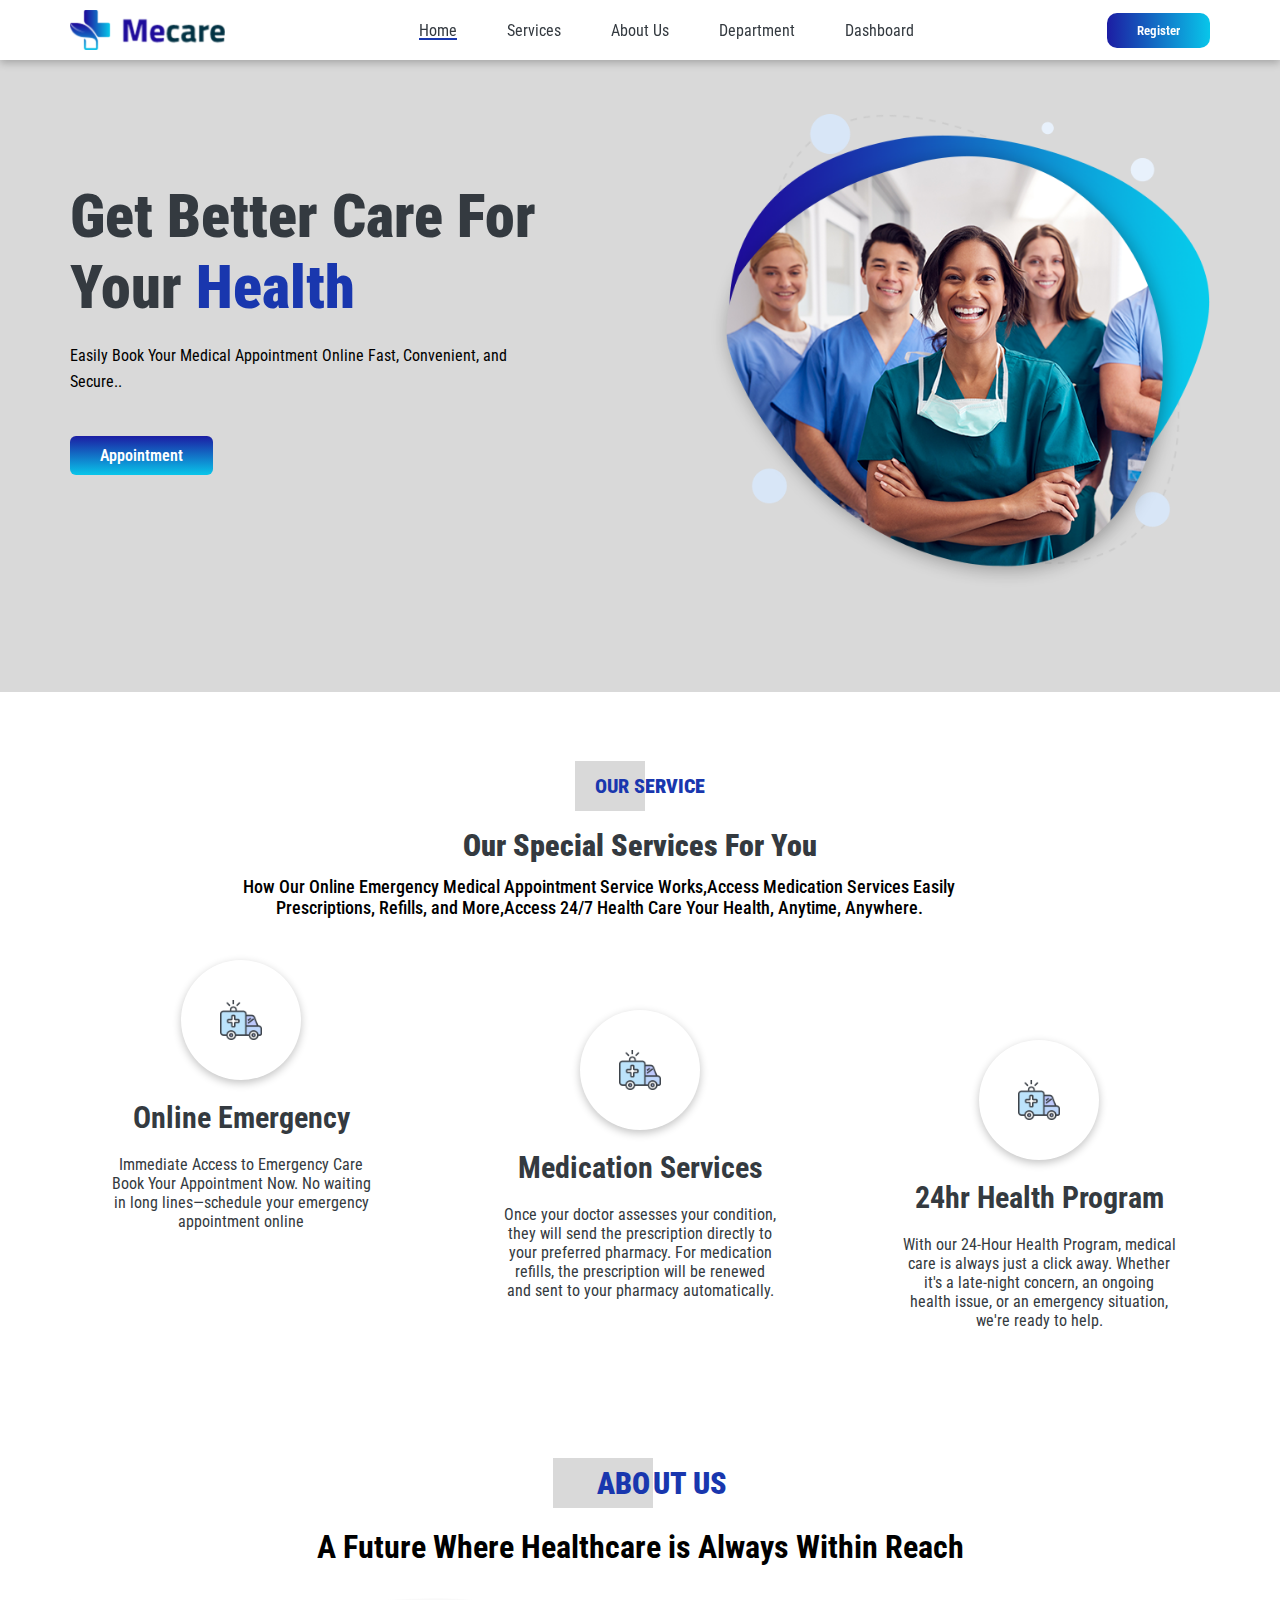
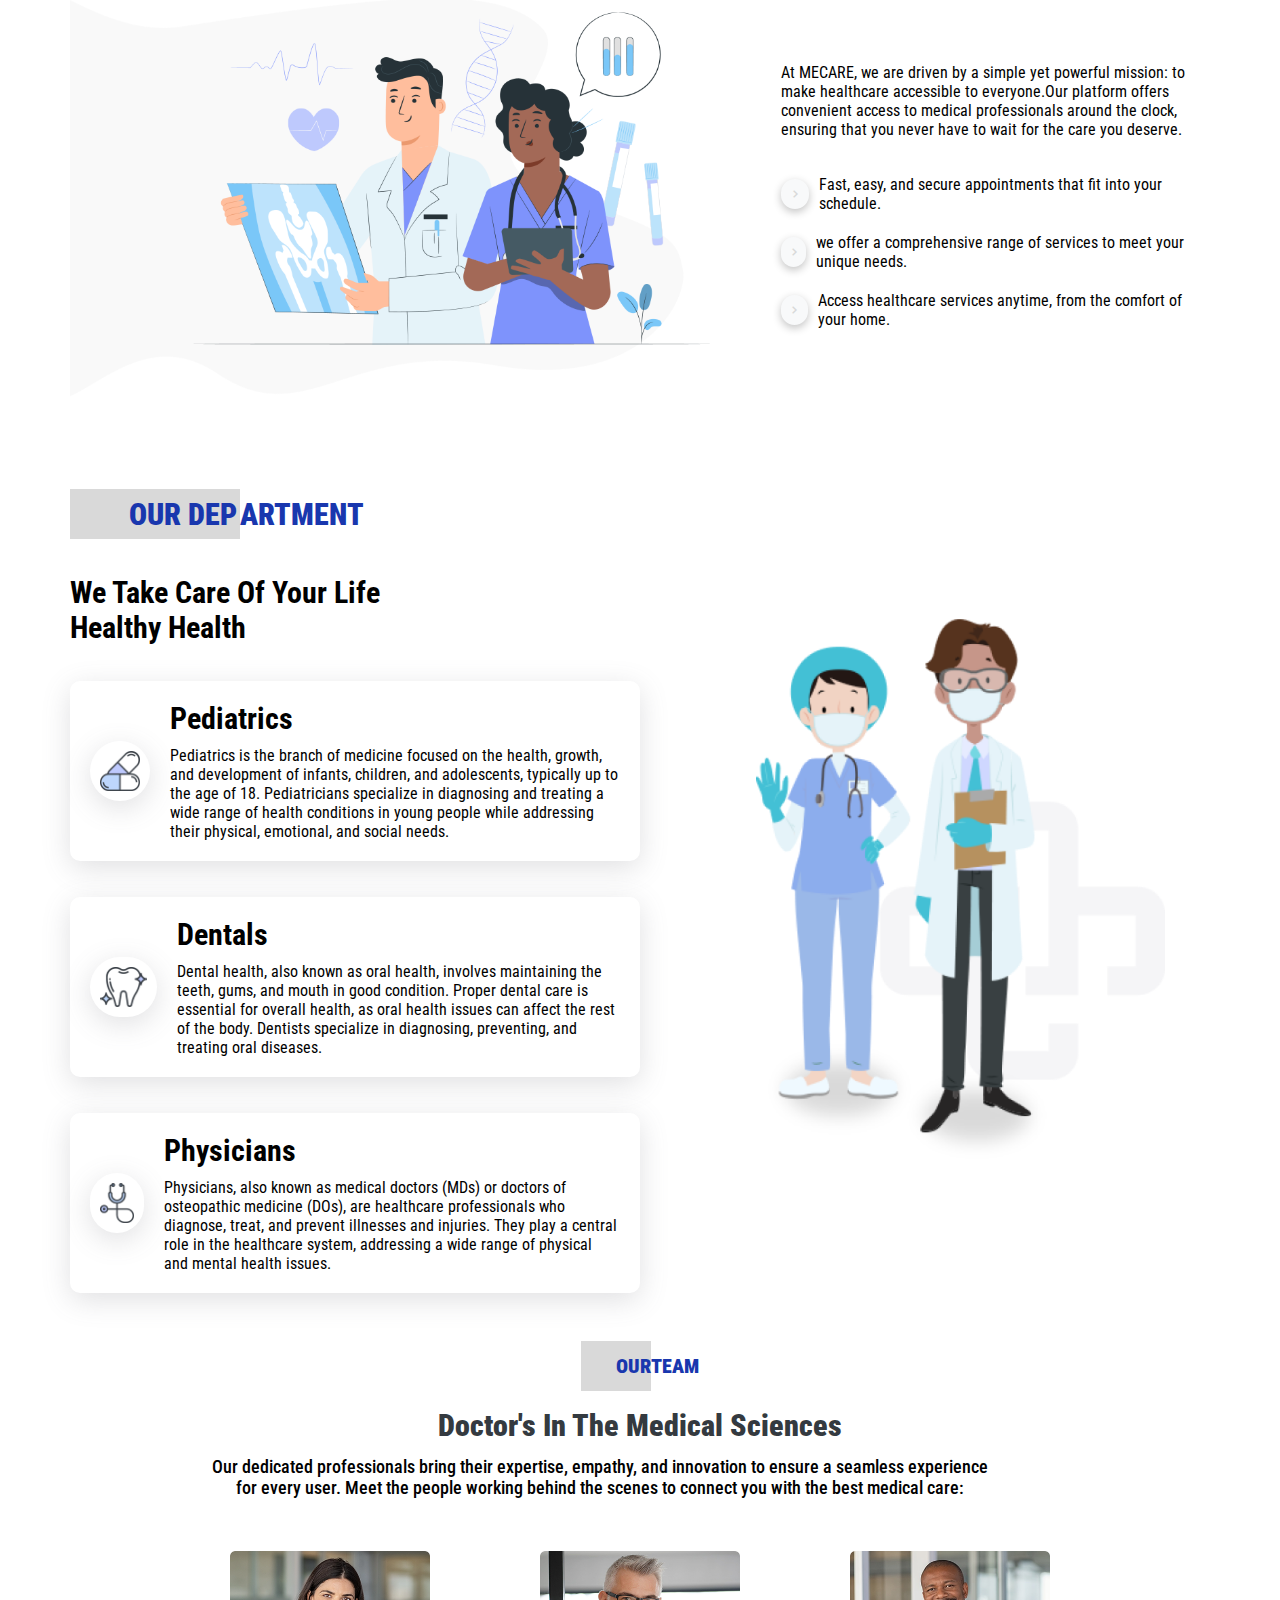
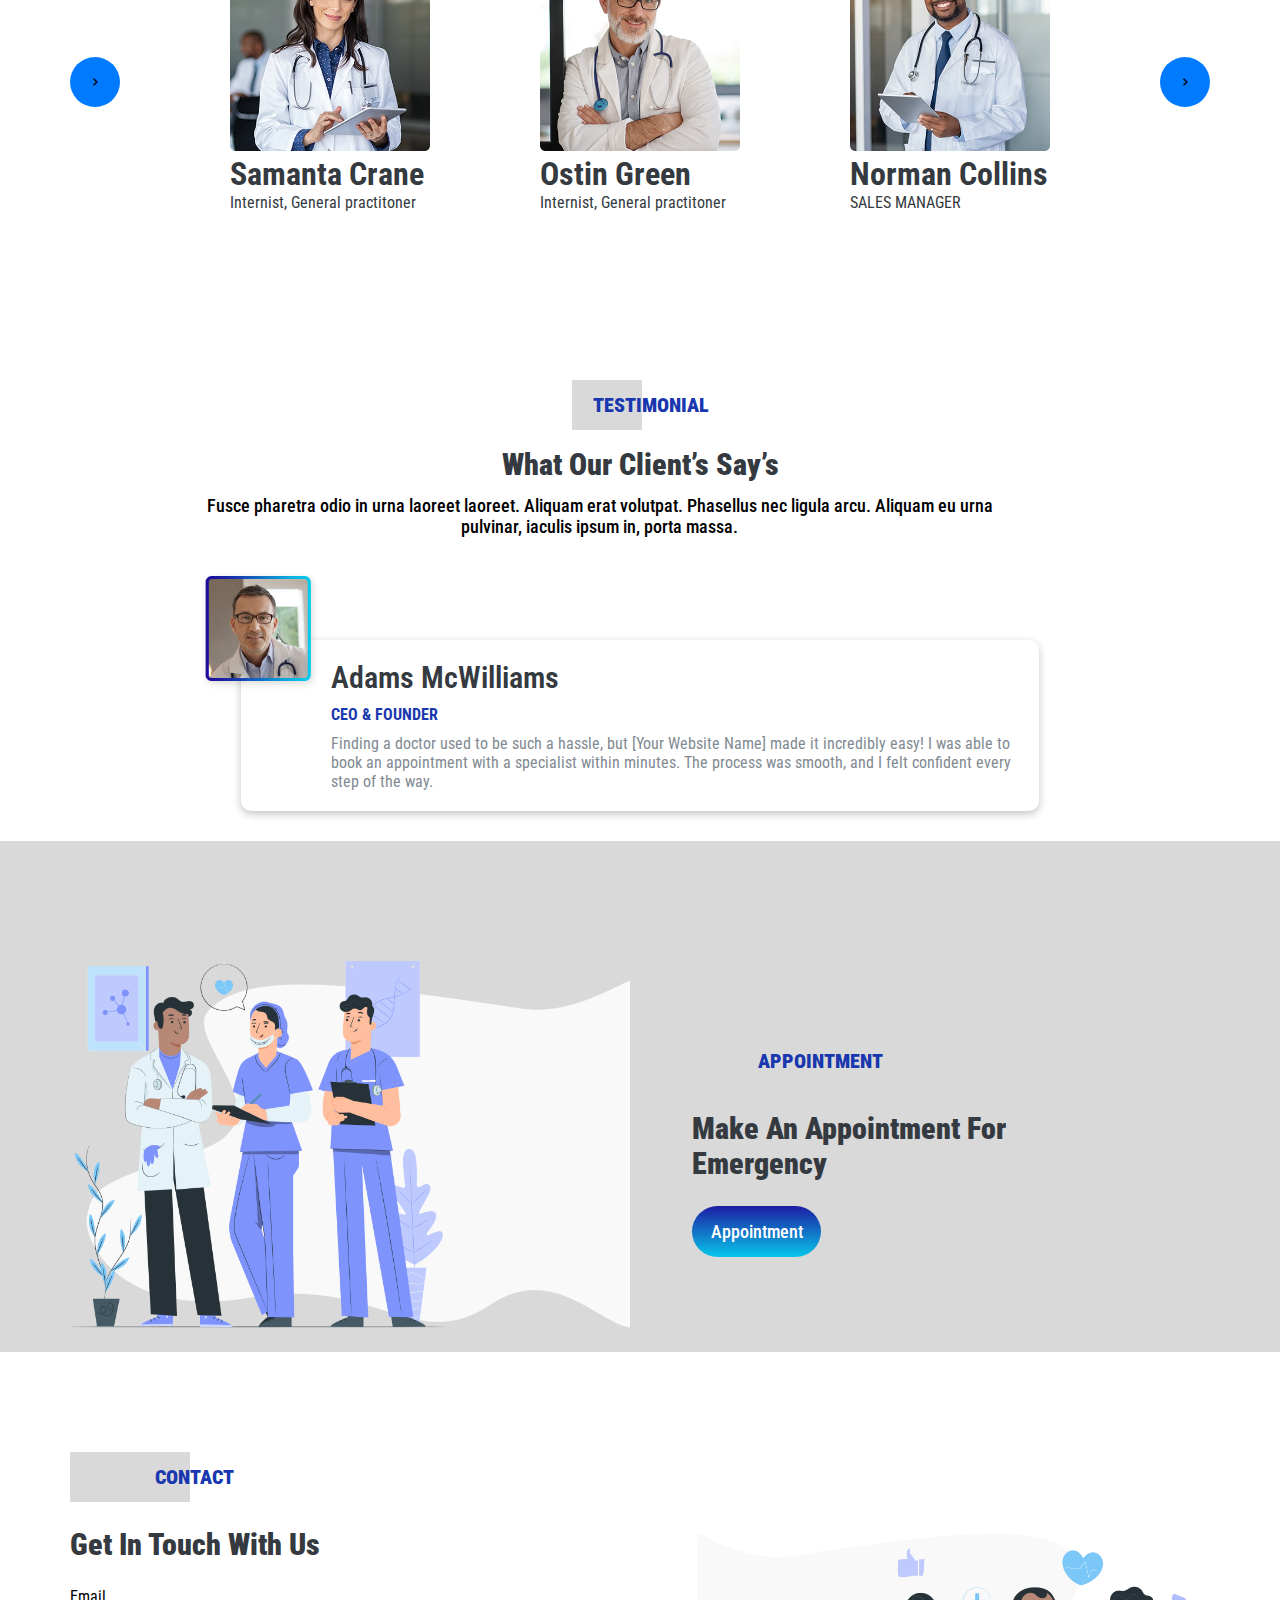
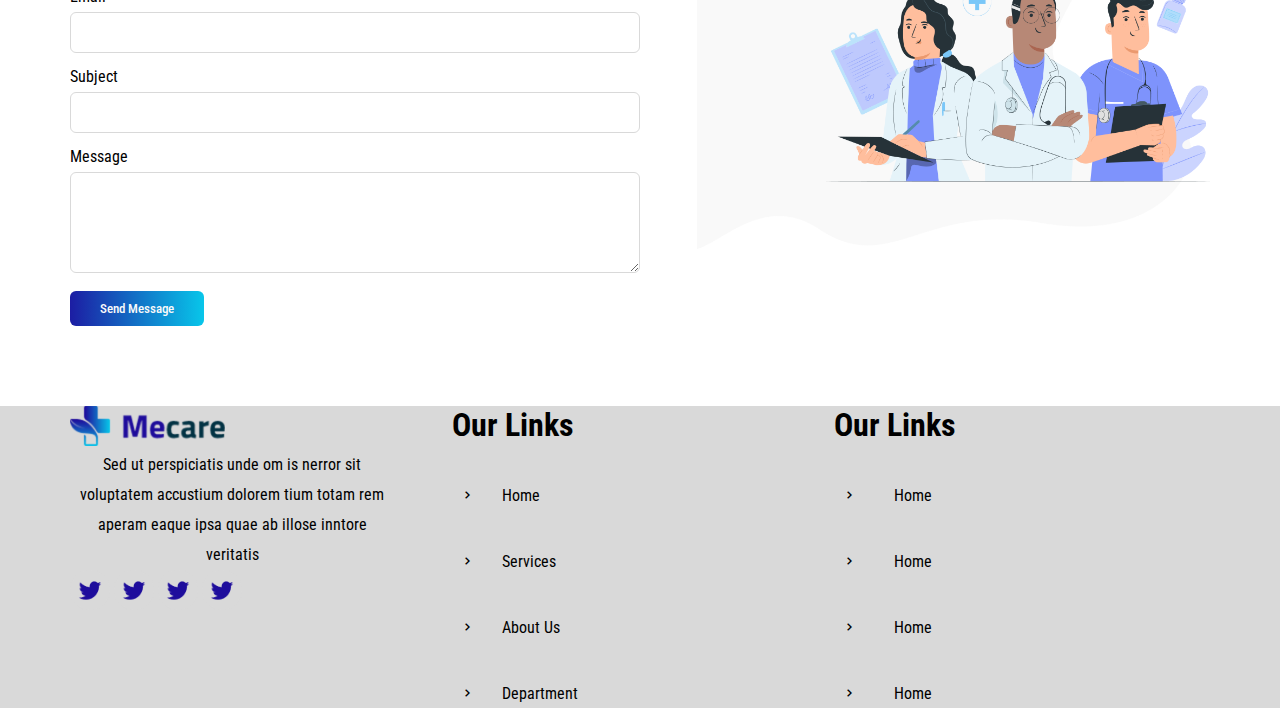
<file: index.html>
<!DOCTYPE html>
<html lang="en">
  <head>
    <meta charset="UTF-8" />
    <meta name="viewport" content="width=device-width, initial-scale=1.0" />
    <title>MECARE</title>
    <link rel="stylesheet" href="myProject.css" />
    <link rel="preconnect" href="https://fonts.googleapis.com" />
    <link rel="preconnect" href="https://fonts.gstatic.com" crossorigin />
    <link
      href="https://fonts.googleapis.com/css2?family=Roboto+Condensed:ital,wght@0,100..900;1,100..900&display=swap"
      rel="stylesheet"
    />
    <link
      href="https://unpkg.com/boxicons@2.1.4/css/boxicons.min.css"
      rel="stylesheet"
    />
  </head>

  <body>
    <header>
      <div class="headerContainer">
        <img src="./myProjectAsset/ProjectLogo.png" alt="" />
        <nav>
          <ul class="nav-menu" id="navMenu">
            <li><a href="Home" class="active">Home</a></li>
            <li><a href="#ourServices">Services</a></li>
            <li><a href="#aboutUs">About Us</a></li>
            <li><a href="#Department">Department</a></li>
            <li><a href="./Navigations/dashBoard.html">Dashboard</a></li>
          </ul>
          <a href="Navigations/login.html">
            <i class="bx bxs-user-circle"></i>
          </a>
          <i class="bx bx-menu toggle-menu" id="toggleMenu"></i>
        </nav>
        <button><a href="Navigations/login.html">Register</a></button>
      </div>
    </header>
    <main id="Home">
      <div class="headerContainer">
        <div class="forText">
          <h1>Get Better Care For Your <span>Health</span></h1>
          <p>
            Easily Book Your Medical Appointment Online Fast, Convenient, and
            Secure..
          </p>
          <a href="Navigations/appointment.html">Appointment</a>
        </div>
        <div class="img">
          <img src="./myProjectAsset/header-img (1).png" alt="" />
        </div>
      </div>
    </main>
    <!-- our services section -->
    <section id="ourServices" class="services">
      <div class="headerContainer">
        <div class="title">
          <span>
            <div class="smallBox">OUR S</div>
            <p>ERVICE</p>
          </span>
          <h3>Our Special Services For You</h3>
          <p class="smallText">
            How Our Online Emergency Medical Appointment Service Works,Access
            Medication Services Easily Prescriptions, Refills, and More,Access
            24/7 Health Care Your Health, Anytime, Anywhere.
          </p>
        </div>
        <div class="content">
          <div class="mainContainer">
            <div class="servicesIcon">
              <img src="./myProjectAsset/sr-icon01.png" alt="" />
            </div>
            <h1>Online Emergency</h1>
            <p>
              Immediate Access to Emergency Care Book Your Appointment Now. No
              waiting in long lines—schedule your emergency appointment online
            </p>
          </div>
          <div class="mainContainer">
            <div class="servicesIcon2">
              <img src="./myProjectAsset/sr-icon01.png" alt="" />
            </div>
            <h1>Medication Services</h1>
            <p>
              Once your doctor assesses your condition, they will send the
              prescription directly to your preferred pharmacy. For medication
              refills, the prescription will be renewed and sent to your
              pharmacy automatically.
            </p>
          </div>
          <div class="mainContainer">
            <div class="servicesIcon3">
              <img src="./myProjectAsset/sr-icon01.png" alt="" />
            </div>
            <h1>24hr Health Program</h1>
            <p>
              With our 24-Hour Health Program, medical care is always just a
              click away. Whether it's a late-night concern, an ongoing health
              issue, or an emergency situation, we're ready to help.
            </p>
          </div>
        </div>
      </div>
    </section>
    <section id="aboutUs" class="aboutUs">
      <div class="headerContainer">
        <div class="topText">
          <span>
            <div class="smallBox">ABO</div>
            <p>UT US</p>
          </span>
          <h1>A Future Where Healthcare is Always Within Reach</h1>
        </div>
        <div class="imgAndText">
          <div class="img">
            <img src="./myProjectAsset/illlustration1.png" alt="" />
          </div>
          <div class="forText">
            <div class="content">
              <p class="target">
                At MECARE, we are driven by a simple yet powerful mission: to
                make healthcare accessible to everyone.Our platform offers
                convenient access to medical professionals around the clock,
                ensuring that you never have to wait for the care you deserve.
              </p>
              <div class="iconText">
                <div class="holder">
                  <div class="iconContainer">
                    <i class="bx bx-chevron-right"></i>
                  </div>
                  <p>
                    Fast, easy, and secure appointments that fit into your
                    schedule.
                  </p>
                </div>
                <div class="holder">
                  <div class="iconContainer">
                    <i class="bx bx-chevron-right"></i>
                  </div>
                  <p>
                    we offer a comprehensive range of services to meet your
                    unique needs.
                  </p>
                </div>
                <div class="holder">
                  <div class="iconContainer">
                    <i class="bx bx-chevron-right"></i>
                  </div>

                  <p>
                    Access healthcare services anytime, from the comfort of your
                    home.
                  </p>
                </div>
              </div>
            </div>
          </div>
        </div>
      </div>
    </section>
    <section id="Department" class="Department">
      <div class="headerContainer">
        <div class="forText">
          <div class="content">
            <span>
              <div class="smallBox">OUR DEP</div>
              <p>ARTMENT</p>
            </span>
            <h1>We Take Care Of Your Life Healthy Health</h1>
            <div class="pedlatric">
              <div class="icons">
                <img src="./myProjectAsset/de-icon01.png" alt="" />
              </div>
              <div class="contents">
                <h1>Pediatrics</h1>
                <p>
                  Pediatrics is the branch of medicine focused on the health,
                  growth, and development of infants, children, and adolescents,
                  typically up to the age of 18. Pediatricians specialize in
                  diagnosing and treating a wide range of health conditions in
                  young people while addressing their physical, emotional, and
                  social needs.
                </p>
              </div>
            </div>
            <div class="dentals">
              <div class="icons">
                <img src="./myProjectAsset/de-icon02.png" alt="" />
              </div>
              <div class="contents">
                <h1>Dentals</h1>
                <p>
                  Dental health, also known as oral health, involves maintaining
                  the teeth, gums, and mouth in good condition. Proper dental
                  care is essential for overall health, as oral health issues
                  can affect the rest of the body. Dentists specialize in
                  diagnosing, preventing, and treating oral diseases.
                </p>
              </div>
            </div>
            <div class="physicians">
              <div class="icons">
                <img src="./myProjectAsset/de-icon03.png" alt="" />
              </div>
              <div class="contents">
                <h1>Physicians</h1>
                <p>
                  Physicians, also known as medical doctors (MDs) or doctors of
                  osteopathic medicine (DOs), are healthcare professionals who
                  diagnose, treat, and prevent illnesses and injuries. They play
                  a central role in the healthcare system, addressing a wide
                  range of physical and mental health issues.
                </p>
              </div>
            </div>
          </div>
        </div>
        <div class="img">
          <img src="./myProjectAsset/seventhProjectImage.png" alt="" />
        </div>
      </div>
    </section>

    <section id="ourTeam" class="ourTeam">
      <div class="headerContainer">
        <div class="title">
          <span>
            <div class="smallBox">OUR</div>
            <p>TEAM</p>
          </span>
          <h3>Doctor's In The Medical Sciences</h3>
          <p class="smallText">
            Our dedicated professionals bring their expertise, empathy, and
            innovation to ensure a seamless experience for every user. Meet the
            people working behind the scenes to connect you with the best
            medical care:
          </p>
        </div>
        <div class="content">
          <div class="icons">
            <i class="bx bx-chevron-right"></i>
          </div>
          <div class="img">
            <img src="./myProjectAsset/team01.png" alt="" />
            <h1>Samanta Crane</h1>
            <h>Internist, General practitoner</h>
          </div>
          <div class="img">
            <img src="./myProjectAsset/team02.png" alt="" />
            <h1>Ostin Green</h1>
            <h>Internist, General practitoner</h>
          </div>
          <div class="img">
            <img src="./myProjectAsset/team03.png" alt="" />
            <h1>Norman Collins</h1>
            <h>SALES MANAGER</h>
          </div>
          <div class="icons">
            <i class="bx bx-chevron-right"></i>
          </div>
        </div>
      </div>
    </section>

    <section id="testimonial" class="testimonial">
      <div class="headerContainer">
        <div class="title">
          <span>
            <div class="smallBox">TESTI</div>
            <p>MONIAL</p>
          </span>
          <h3>What Our Client’s Say’s</h3>
          <p class="smallText">
            Fusce pharetra odio in urna laoreet laoreet. Aliquam erat volutpat.
            Phasellus nec ligula arcu. Aliquam eu urna pulvinar, iaculis ipsum
            in, porta massa.
          </p>
        </div>
        <div class="container">
          <img src="./myProjectAsset/testimonial-img.png" alt="" />
          <div class="contents">
            <h1>Adams McWilliams</h1>
            <h3>CEO & FOUNDER</h3>
            <p>
              Finding a doctor used to be such a hassle, but [Your Website Name]
              made it incredibly easy! I was able to book an appointment with a
              specialist within minutes. The process was smooth, and I felt
              confident every step of the way.
            </p>
          </div>
        </div>
      </div>
    </section>

    <section id="appointment" class="appointment">
      <div class="headerContainer">
        <div class="img">
          <img src="./myProjectAsset/de-illustration2.png" alt="" />
        </div>
        <div class="forText">
          <span>
            <div class="smallBox">APPOI</div>
            <p>NTMENT</p>
          </span>
          <h1>Make An Appointment For Emergency</h1>
          <a href="Navigations/appointment.html">Appointment</a>
        </div>
      </div>
    </section>

    <section id="contactUs" class="contactUs">
      <div class="headerContainer">
        <div class="forText">
          <span>
            <div class="smallBox">CON</div>
            <p>TACT</p>
          </span>
          <h1>Get In Touch With Us</h1>
          <div class="content">
            <form action="#" id="contact-form">
              <div class="form-group">
                <label for="email">Email</label>
                <input type="email" required />
              </div>
              <div class="form-group">
                <label for="Subject">Subject</label>
                <input type="text" required />
              </div>
              <div class="form-group">
                <label for="message">Message</label>
                <textarea id="message" cols="30" rows="5" required></textarea>
              </div>
              <button type="submit">Send Message</button>
            </form>
          </div>
        </div>
        <div class="img">
          <img src="./myProjectAsset/touch-illustration4.png" alt="" />
        </div>
      </div>
    </section>

    <section id="footer" class="footer">
      <div class="headerContainer">
        <div class="rightContainer">
          <img src="./myProjectAsset/ProjectLogo.png" alt="" />
          <p>
            Sed ut perspiciatis unde om is nerror sit voluptatem accustium
            dolorem tium totam rem aperam eaque ipsa quae ab illose inntore
            veritatis
          </p>
          <div class="icon">
            <img src="./myProjectAsset/Group 76.png" alt="" />
            <img src="./myProjectAsset/Group 76.png" alt="" />
            <img src="./myProjectAsset/Group 76.png" alt="" />
            <img src="./myProjectAsset/Group 76.png" alt="" />
          </div>
        </div>
        <div class="middleContainer">
          <div class="content">
            <h1>Our Links</h1>
            <div class="holder">
              <div class="iconContainers">
                <i class="bx bx-chevron-right"></i>
              </div>
              <p><a href="#Home">Home</a></p>
            </div>
            <div class="holder">
              <div class="iconContainers">
                <i class="bx bx-chevron-right"></i>
              </div>
              <p><a href="#ourServices">Services</a></p>
            </div>
            <div class="holder">
              <div class="iconContainers">
                <i class="bx bx-chevron-right"></i>
              </div>
              <p><a href="#aboutUs">About Us</a></p>
            </div>
            <div class="holder">
              <div class="iconContainers">
                <i class="bx bx-chevron-right"></i>
              </div>
              <p><a href="#Department">Department</a></p>
            </div>
          </div>
        </div>
        <div class="leftContainer">
          <div class="content">
            <h1>Our Links</h1>
            <div class="holder">
              <div class="iconContainers">
                <i class="bx bx-chevron-right"></i>
              </div>
              <p><a href="#Home">Home</a></p>
            </div>
            <div class="holder">
              <div class="iconContainers">
                <i class="bx bx-chevron-right"></i>
              </div>
              <p><a href="#Home">Home</a></p>
            </div>
            <div class="holder">
              <div class="iconContainers">
                <i class="bx bx-chevron-right"></i>
              </div>
              <p><a href="#Home">Home</a></p>
            </div>
            <div class="holder">
              <div class="iconContainers">
                <i class="bx bx-chevron-right"></i>
              </div>
              <p><a href="#Home">Home</a></p>
            </div>
          </div>
        </div>
      </div>
    </section>

    <script src="myProject.js"></script>
  </body>
</html>
</file>
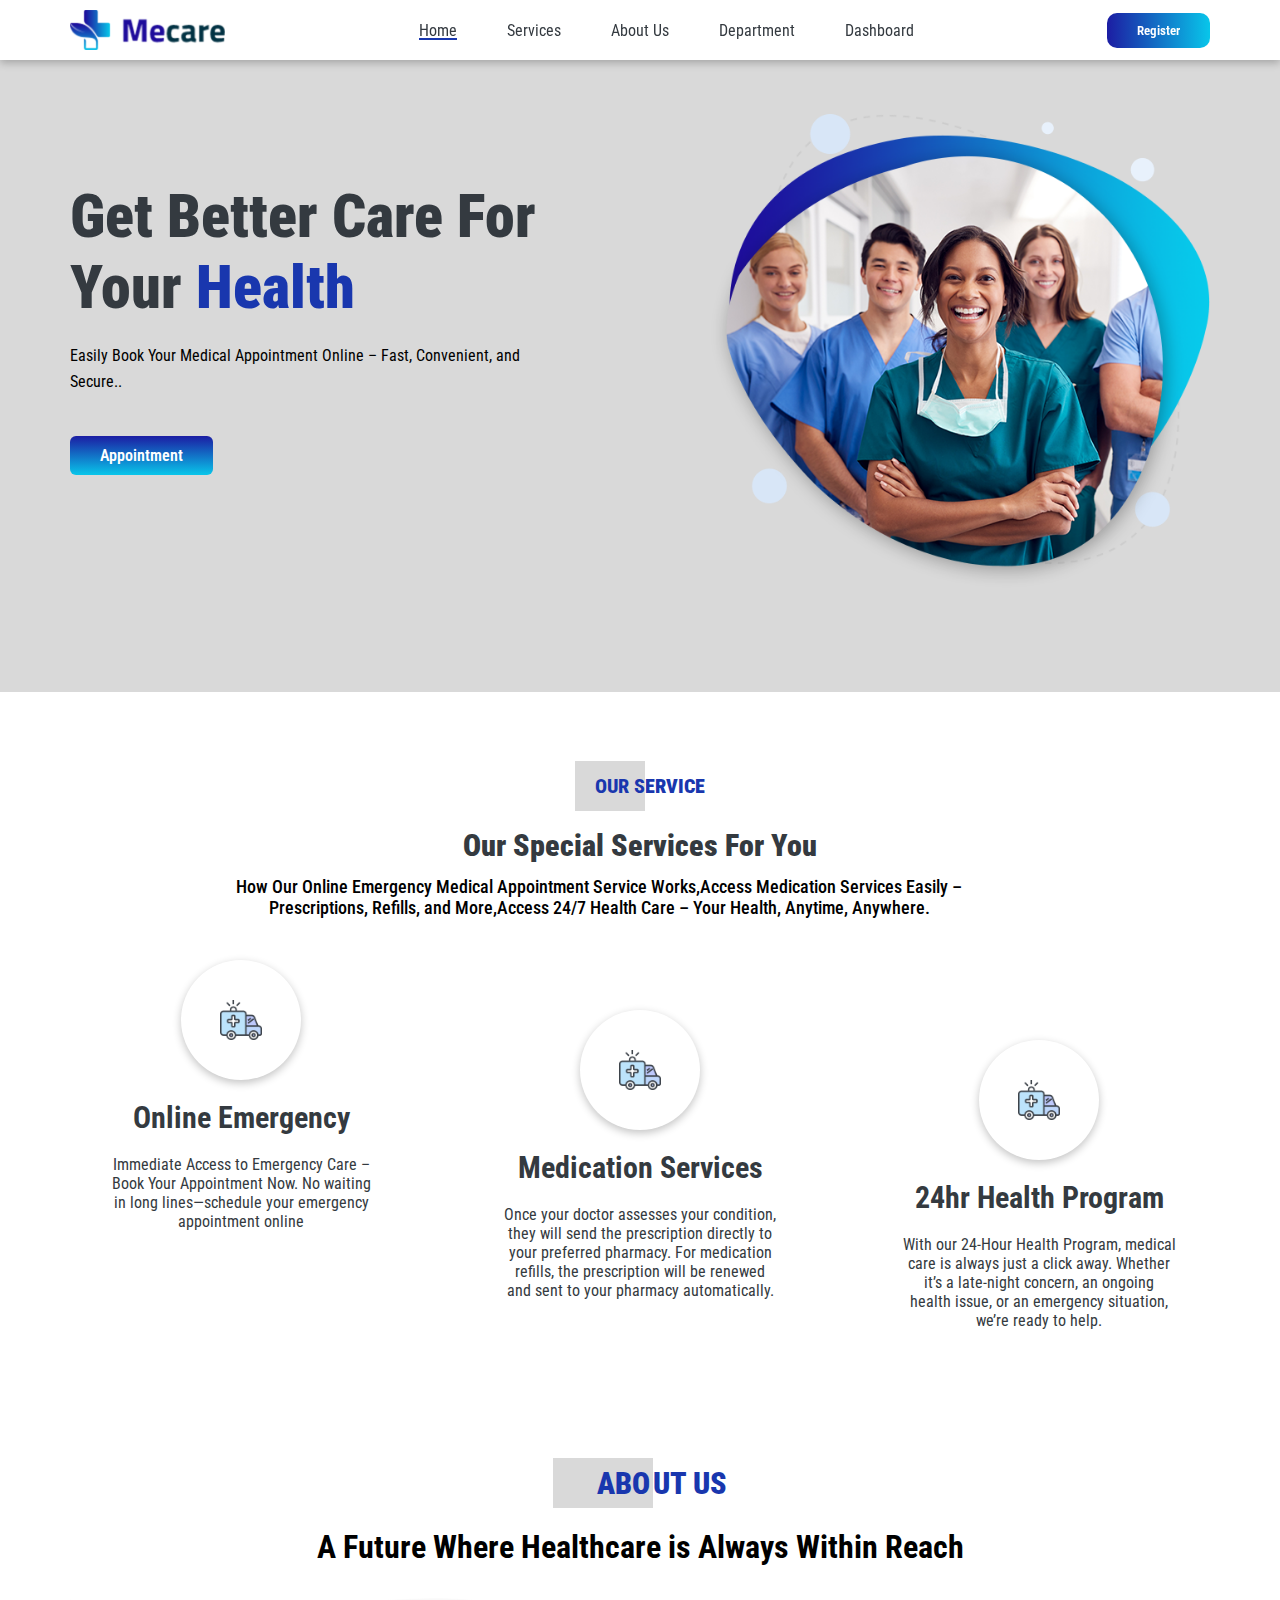
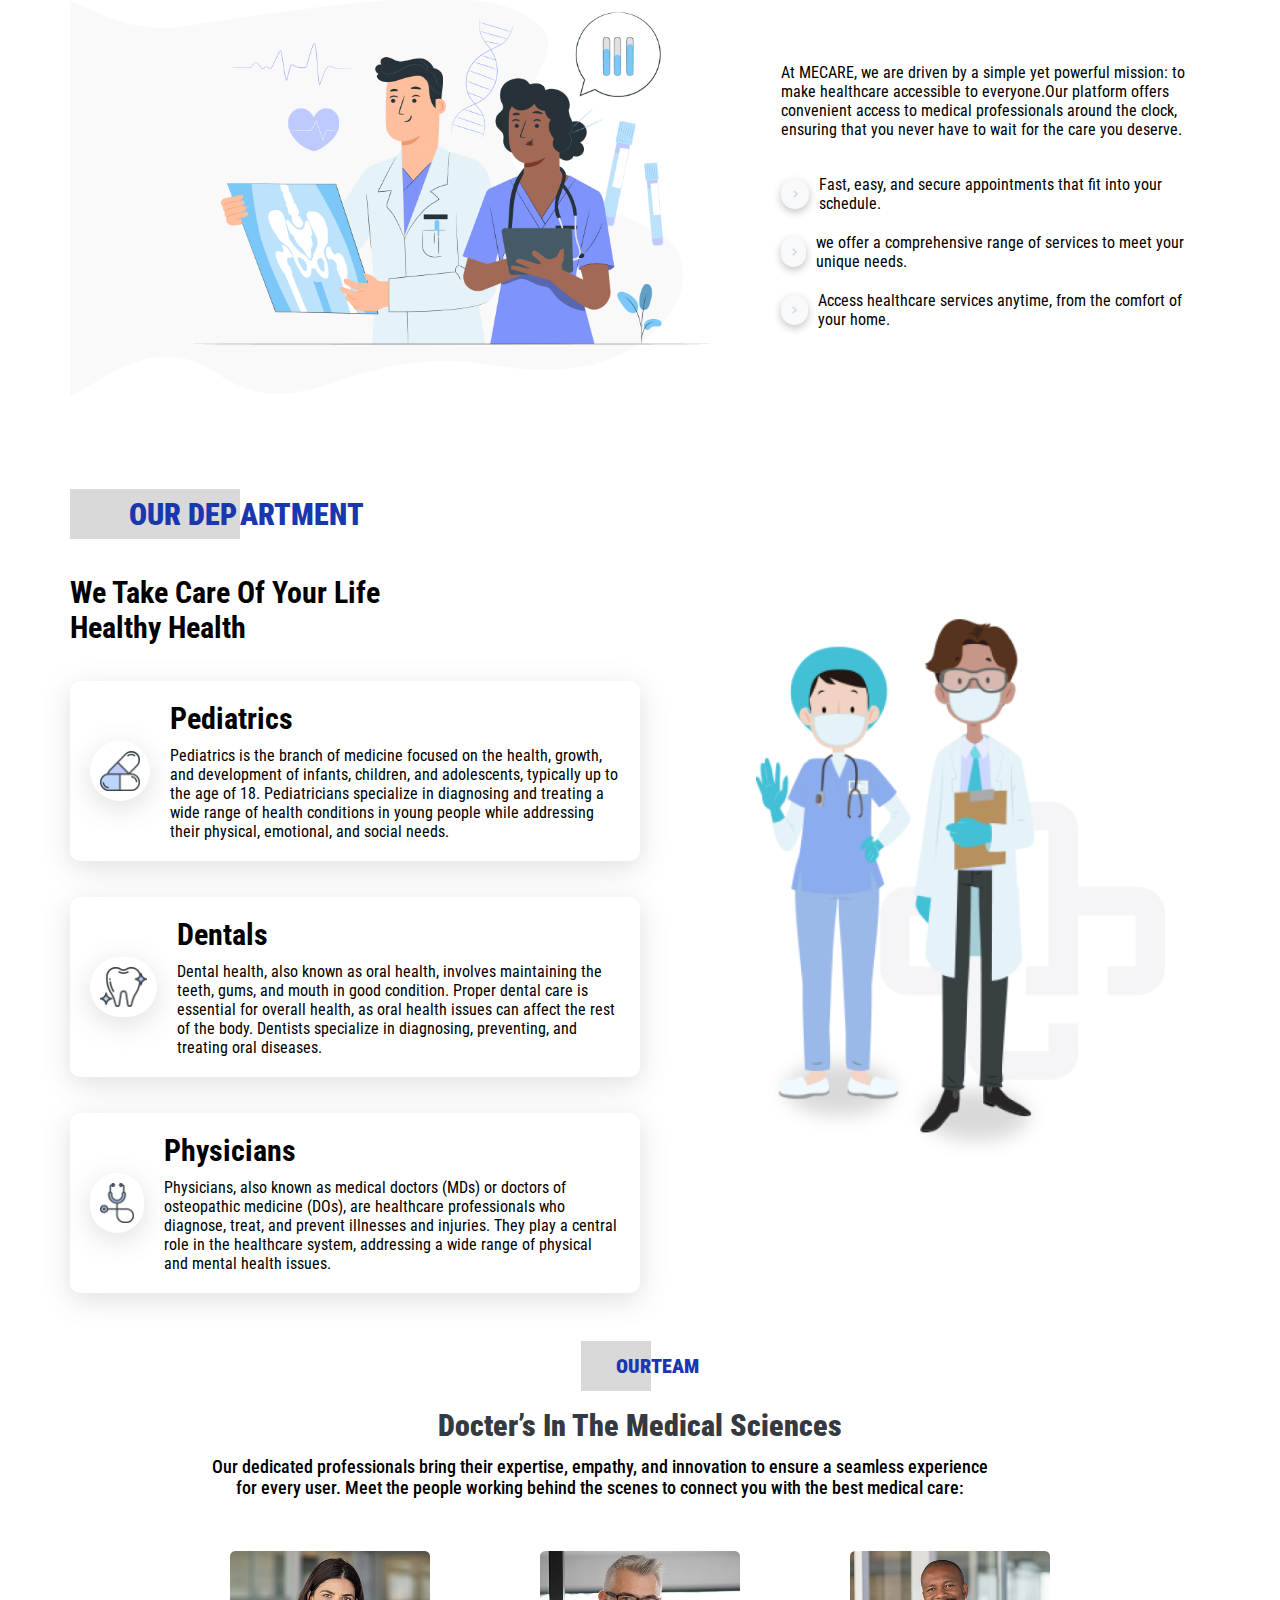
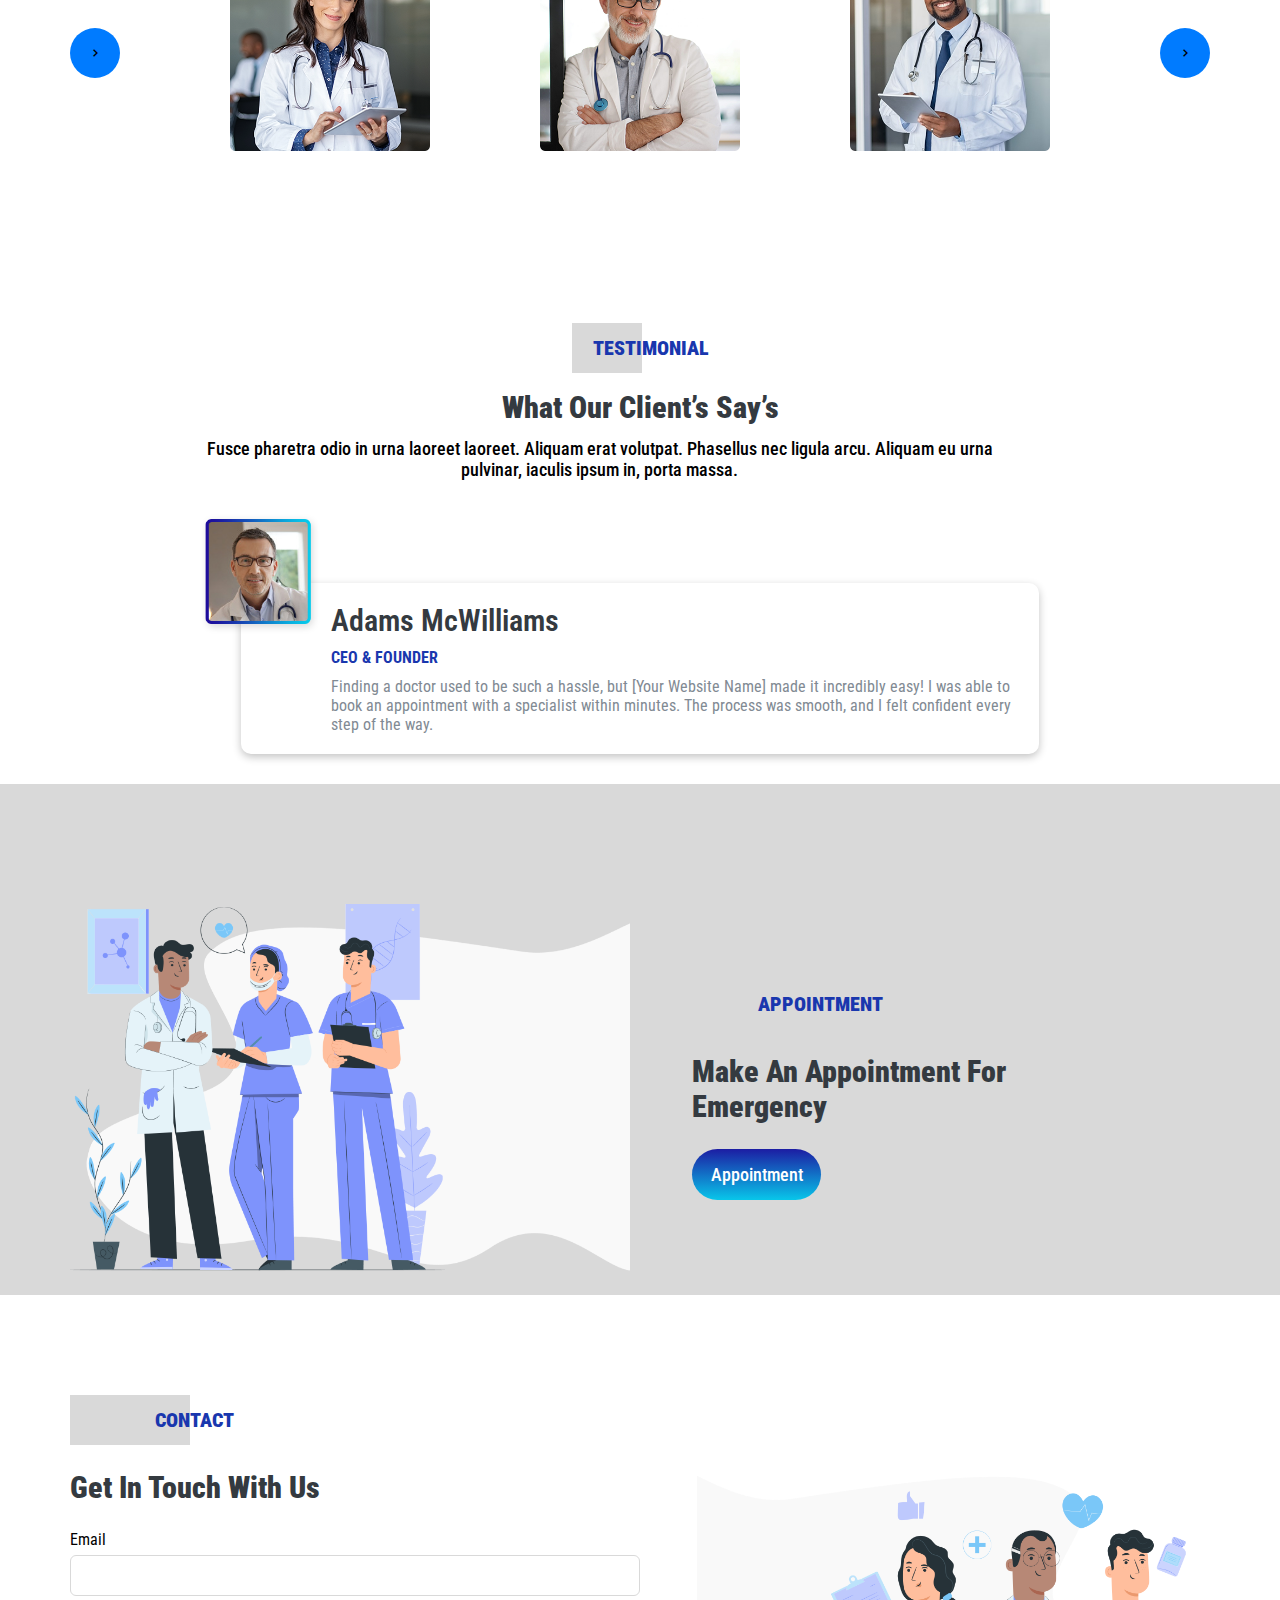
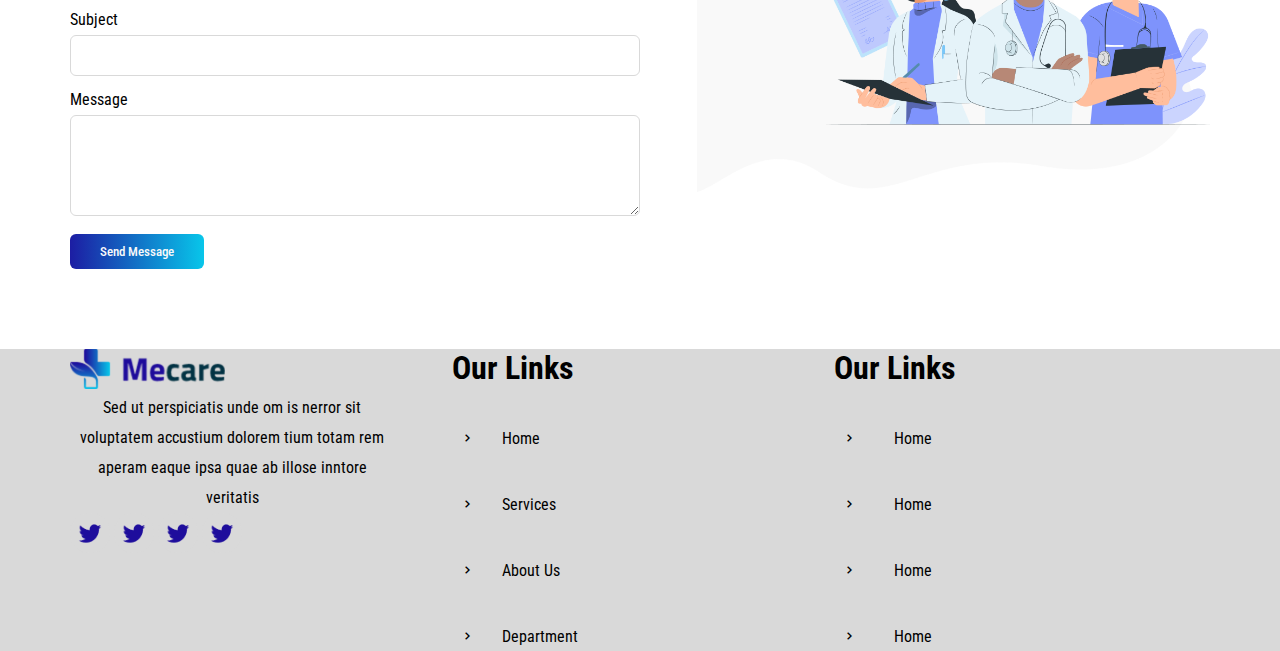
<file: myProject.html>
<!DOCTYPE html>
<html lang="en">
  <head>
    <meta charset="UTF-8" />
    <meta name="viewport" content="width=device-width, initial-scale=1.0" />
    <title>MECARE</title>
    <link rel="stylesheet" href="myProject.css" />
    <link rel="preconnect" href="https://fonts.googleapis.com" />
    <link rel="preconnect" href="https://fonts.gstatic.com" crossorigin />
    <link
      href="https://fonts.googleapis.com/css2?family=Roboto+Condensed:ital,wght@0,100..900;1,100..900&display=swap"
      rel="stylesheet"
    />
    <link
      href="https://unpkg.com/boxicons@2.1.4/css/boxicons.min.css"
      rel="stylesheet"
    />
  </head>

  <body>
    <header>
      <div class="headerContainer">
        <img src="./myProjectAsset/ProjectLogo.png" alt="" />
        <nav>
          <ul class="nav-menu" id="navMenu">
            <li><a href="Home" class="active">Home</a></li>
            <li><a href="#ourServices">Services</a></li>
            <li><a href="#aboutUs">About Us</a></li>
            <li><a href="#Department">Department</a></li>
            <li><a href="#">Dashboard</a></li>
          </ul>
          <a href="Navigations/login.html">
            <i class="bx bxs-user-circle"></i>
          </a>
          <i class="bx bx-menu toggle-menu" id="toggleMenu"></i>
        </nav>
        <button><a href="Navigations/login.html">Register</a></button>
      </div>
    </header>
    <main id="Home">
      <div class="headerContainer">
        <div class="forText">
          <h1>Get Better Care For Your <span>Health</span></h1>
          <p>
            Easily Book Your Medical Appointment Online – Fast, Convenient, and
            Secure..
          </p>
          <a href="Navigations/appointment.html">Appointment</a>
        </div>
        <div class="img">
          <img src="./myProjectAsset/header-img (1).png" alt="" />
        </div>
      </div>
    </main>
    <!-- our services section -->
    <section id="ourServices" class="services">
      <div class="headerContainer">
        <div class="title">
          <span>
            <div class="smallBox">OUR S</div>
            <p>ERVICE</p>
          </span>
          <h3>Our Special Services For You</h3>
          <p class="smallText">
            How Our Online Emergency Medical Appointment Service Works,Access
            Medication Services Easily – Prescriptions, Refills, and More,Access
            24/7 Health Care – Your Health, Anytime, Anywhere.
          </p>
        </div>
        <div class="content">
          <div class="mainContainer">
            <div class="servicesIcon">
              <img src="./myProjectAsset/sr-icon01.png" alt="" />
            </div>
            <h1>Online Emergency</h1>
            <p>
              Immediate Access to Emergency Care – Book Your Appointment Now. No
              waiting in long lines—schedule your emergency appointment online
            </p>
          </div>
          <div class="mainContainer">
            <div class="servicesIcon2">
              <img src="./myProjectAsset/sr-icon01.png" alt="" />
            </div>
            <h1>Medication Services</h1>
            <p>
              Once your doctor assesses your condition, they will send the
              prescription directly to your preferred pharmacy. For medication
              refills, the prescription will be renewed and sent to your
              pharmacy automatically.
            </p>
          </div>
          <div class="mainContainer">
            <div class="servicesIcon3">
              <img src="./myProjectAsset/sr-icon01.png" alt="" />
            </div>
            <h1>24hr Health Program</h1>
            <p>
              With our 24-Hour Health Program, medical care is always just a
              click away. Whether it’s a late-night concern, an ongoing health
              issue, or an emergency situation, we’re ready to help.
            </p>
          </div>
        </div>
      </div>
    </section>
    <section id="aboutUs" class="aboutUs">
      <div class="headerContainer">
        <div class="topText">
          <span>
            <div class="smallBox">ABO</div>
            <p>UT US</p>
          </span>
          <h1>A Future Where Healthcare is Always Within Reach</h1>
        </div>
      <div class="imgAndText">
        <div class="img">
          <img src="./myProjectAsset/illlustration1.png" alt="" />
        </div>
        <div class="forText">
          <div class="content">
            <p class="target">
              At MECARE, we are driven by a simple yet powerful mission: to make
              healthcare accessible to everyone.Our platform offers convenient
              access to medical professionals around the clock, ensuring that
              you never have to wait for the care you deserve.
            </p>
            <div class="iconText">
              <div class="holder">
                <div class="iconContainer">
                  <i class="bx bx-chevron-right"></i>
                </div>
                <p>
                  Fast, easy, and secure appointments that fit into your
                  schedule.
                </p>
              </div>
              <div class="holder">
                <div class="iconContainer">
                  <i class="bx bx-chevron-right"></i>
                </div>
                <p>
                  we offer a comprehensive range of services to meet your unique
                  needs.
                </p>
              </div>
              <div class="holder">
                <div class="iconContainer">
                  <i class="bx bx-chevron-right"></i>
                </div>

                <p>
                  Access healthcare services anytime, from the comfort of your
                  home.
                </p>
              </div>
            </div>
          </div>
        </div>
      </div>
      </div>
    </section>
    <section id="Department" class="Department">
      <div class="headerContainer">
        <div class="forText">
          <div class="content">
            <span>
              <div class="smallBox">OUR DEP</div>
              <p>ARTMENT</p>
            </span>
            <h1>We Take Care Of Your Life Healthy Health</h1>
            <div class="pedlatric">
              <div class="icons">
                <img src="./myProjectAsset/de-icon01.png" alt="" />
              </div>
              <div class="contents">
                <h1>Pediatrics</h1>
                <p>
                  Pediatrics is the branch of medicine focused on the health,
                  growth, and development of infants, children, and adolescents,
                  typically up to the age of 18. Pediatricians specialize in
                  diagnosing and treating a wide range of health conditions in
                  young people while addressing their physical, emotional, and
                  social needs.
                </p>
              </div>
            </div>
            <div class="dentals">
              <div class="icons">
                <img src="./myProjectAsset/de-icon02.png" alt="" />
              </div>
              <div class="contents">
                <h1>Dentals</h1>
                <p>
                  Dental health, also known as oral health, involves maintaining
                  the teeth, gums, and mouth in good condition. Proper dental
                  care is essential for overall health, as oral health issues
                  can affect the rest of the body. Dentists specialize in
                  diagnosing, preventing, and treating oral diseases.
                </p>
              </div>
            </div>
            <div class="physicians">
              <div class="icons">
                <img src="./myProjectAsset/de-icon03.png" alt="" />
              </div>
              <div class="contents">
                <h1>Physicians</h1>
                <p>
                  Physicians, also known as medical doctors (MDs) or doctors of
                  osteopathic medicine (DOs), are healthcare professionals who
                  diagnose, treat, and prevent illnesses and injuries. They play
                  a central role in the healthcare system, addressing a wide
                  range of physical and mental health issues.
                </p>
              </div>
            </div>
          </div>
        </div>
        <div class="img">
          <img src="./myProjectAsset/seventhProjectImage.png" alt="" />
        </div>
      </div>
    </section>

    <section id="ourTeam" class="ourTeam">
      <div class="headerContainer">
        <div class="title">
          <span>
            <div class="smallBox">OUR</div>
            <p>TEAM</p>
          </span>
          <h3>Docter’s In The Medical Sciences</h3>
          <p class="smallText">
            Our dedicated professionals bring their expertise, empathy, and
            innovation to ensure a seamless experience for every user. Meet the
            people working behind the scenes to connect you with the best
            medical care:
          </p>
        </div>
        <div class="content">
          <div class="icons">
            <i class="bx bx-chevron-right"></i>
          </div>
          <div class="img">
            <img src="./myProjectAsset/team01.png" alt="" />
          </div>
          <div class="img">
            <img src="./myProjectAsset/team02.png" alt="" />
          </div>
          <div class="img">
            <img src="./myProjectAsset/team03.png" alt="" />
          </div>
          <div class="icons">
            <i class="bx bx-chevron-right"></i>
          </div>
        </div>
      </div>
    </section>

    <section id="testimonial" class="testimonial">
      <div class="headerContainer">
        <div class="title">
          <span>
            <div class="smallBox">TESTI</div>
            <p>MONIAL</p>
          </span>
          <h3>What Our Client’s Say’s</h3>
          <p class="smallText">
            Fusce pharetra odio in urna laoreet laoreet. Aliquam erat volutpat.
            Phasellus nec ligula arcu. Aliquam eu urna pulvinar, iaculis ipsum
            in, porta massa.
          </p>
        </div>
        <div class="container">
          <img src="./myProjectAsset/testimonial-img.png" alt="" />
          <div class="contents">
            <h1>Adams McWilliams</h1>
            <h3>CEO & FOUNDER</h3>
            <p>
              Finding a doctor used to be such a hassle, but [Your Website Name]
              made it incredibly easy! I was able to book an appointment with a
              specialist within minutes. The process was smooth, and I felt
              confident every step of the way.
            </p>
          </div>
        </div>
      </div>
    </section>

    <section id="appointment" class="appointment">
      <div class="headerContainer">
        <div class="img">
          <img src="./myProjectAsset/de-illustration2.png" alt="" />
        </div>
        <div class="forText">
          <span>
            <div class="smallBox">APPOI</div>
            <p>NTMENT</p>
          </span>
          <h1>Make An Appointment For Emergency</h1>
          <a href="Navigations/appointment.html">Appointment</a>
        </div>
      </div>
    </section>

    <section id="contactUs" class="contactUs">
      <div class="headerContainer">
        <div class="forText">
          <span>
            <div class="smallBox">CON</div>
            <p>TACT</p>
          </span>
          <h1>Get In Touch With Us</h1>
          <div class="content">
            <form action="#" id="contact-form">
              <div class="form-group">
                <label for="email">Email</label>
                <input type="email" required />
              </div>
              <div class="form-group">
                <label for="Subject">Subject</label>
                <input type="text" required />
              </div>
              <div class="form-group">
                <label for="message">Message</label>
                <textarea id="message" cols="30" rows="5" required></textarea>
              </div>
              <button type="submit">Send Message</button>
            </form>
          </div>
        </div>
        <div class="img">
          <img src="./myProjectAsset/touch-illustration4.png" alt="" />
        </div>
      </div>
    </section>

    <section id="footer" class="footer">
      <div class="headerContainer">
        <div class="rightContainer">
          <img src="./myProjectAsset/ProjectLogo.png" alt="" />
          <p>
            Sed ut perspiciatis unde om is nerror sit voluptatem accustium
            dolorem tium totam rem aperam eaque ipsa quae ab illose inntore
            veritatis
          </p>
          <div class="icon">
            <img src="./myProjectAsset/Group 76.png" alt="" />
            <img src="./myProjectAsset/Group 76.png" alt="" />
            <img src="./myProjectAsset/Group 76.png" alt="" />
            <img src="./myProjectAsset/Group 76.png" alt="" />
          </div>
        </div>
        <div class="middleContainer">
          <div class="content">
            <h1>Our Links</h1>
            <div class="holder">
              <div class="iconContainers">
                <i class="bx bx-chevron-right"></i>
              </div>
              <p><a href="#Home">Home</a></p>
            </div>
            <div class="holder">
              <div class="iconContainers">
                <i class="bx bx-chevron-right"></i>
              </div>
              <p><a href="#ourServices">Services</a></p>
            </div>
            <div class="holder">
              <div class="iconContainers">
                <i class="bx bx-chevron-right"></i>
              </div>
              <p><a href="#aboutUs">About Us</a></p>
            </div>
            <div class="holder">
              <div class="iconContainers">
                <i class="bx bx-chevron-right"></i>
              </div>
              <p><a href="#Department">Department</a></p>
            </div>
          </div>
        </div>
        <div class="leftContainer">
          <div class="content">
            <h1>Our Links</h1>
            <div class="holder">
              <div class="iconContainers">
                <i class="bx bx-chevron-right"></i>
              </div>
              <p><a href="#Home">Home</a></p>
            </div>
            <div class="holder">
              <div class="iconContainers">
                <i class="bx bx-chevron-right"></i>
              </div>
              <p><a href="#Home">Home</a></p>
            </div>
            <div class="holder">
              <div class="iconContainers">
                <i class="bx bx-chevron-right"></i>
              </div>
              <p><a href="#Home">Home</a></p>
            </div>
            <div class="holder">
              <div class="iconContainers">
                <i class="bx bx-chevron-right"></i>
              </div>
              <p><a href="#Home">Home</a></p>
            </div>
          </div>
        </div>
      </div>
    </section>

    <script src="myProject.js"></script>
  </body>
</html>
</file>
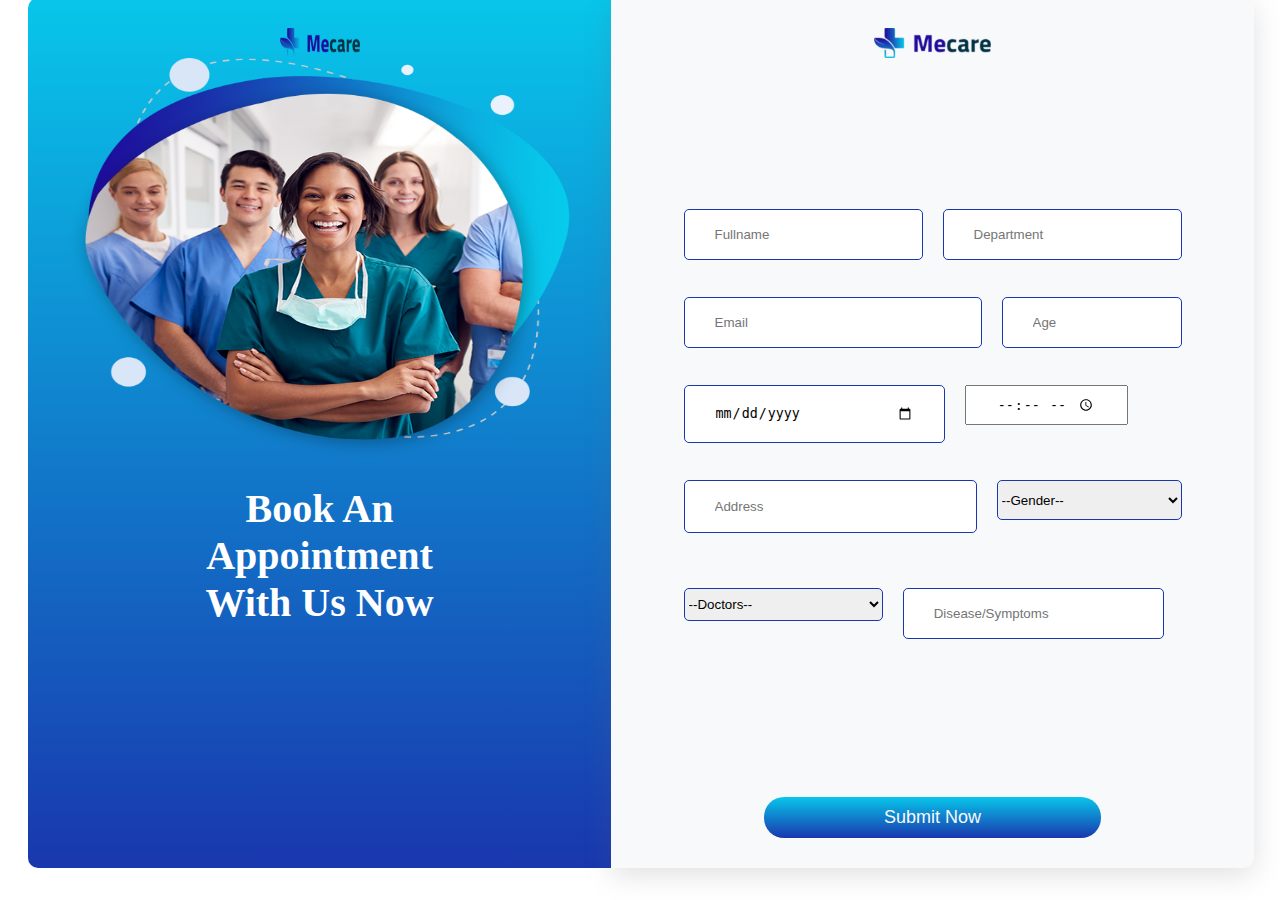
<file: Navigations/appointment.html>
<!DOCTYPE html>
<html lang="en">
  <head>
    <meta charset="UTF-8" />
    <meta name="viewport" content="width=device-width, initial-scale=1.0" />
    <title>Appointment</title>
    <link rel="stylesheet" href="appointment.css" />
  </head>
  <body>
    <div class="container">
      <div class="imageContainer">
        <img src="./myProjectAsset/ProjectLogo.png" alt="" class="mainLogo" />
        <img src="./myProjectAsset/header-img (1).png" alt="" />
        <h1>Book An Appointment With Us Now</h1>
      </div>
      <div class="bookingContainer">
        <a href="#">
          <img src="./myProjectAsset/ProjectLogo.png" alt="" />
        </a>

        <form class="inputContainer">
          <div class="shortInput">
            <input
              type="text"
              placeholder="Fullname"
              required
              class="fifty"
              id="fullName"
            />
            <input
              type="text"
              placeholder="Department"
              required
              class="fifty"
              id="department"
            />
          </div>
          <div class="notEqual">
            <input
              type="text"
              placeholder="Email"
              required
              class="long"
              id="email"
            />

            <input
              type="text"
              placeholder="Age"
              required
              class="normal"
              id="age"
            />
          </div>
          <div class="shortInput">
            <input
              type="date"
              placeholder="Date"
              required
              class="fifty"
              id="date"
            />
            <input
              type="time"
              placeholder="Time"
              required
              class="time"
              id="time"
            />
          </div>
          <div class="notEqual">
            <input
              type="text"
              placeholder="Address"
              required
              class="address"
              id="Address"
            />
            <select
              type="text"
              placeholder="Gender"
              required
              class="gender"
              id="gender"
            >
              <option value="">--Gender--</option>
              <option value="male">Male</option>
              <option value="female">Female</option>
            </select>
          </div>
          <div class="shortInput">
            <select
              type="text"
              placeholder="Doctor's Name"
              required
              class="fifty"
              id="dctName"
            >
              <option value="">--Doctors--</option>
              <option value="samanta">Samanta Crane</option>
              <option value="ostin">Ostin Green</option>
              <option value="norman">Norman Collins</option>
            </select>

            <input
              type="text"
              placeholder="Disease/Symptoms"
              required
              class="fifty"
              id="Disease"
            />
          </div>
        </form>
        <button onclick="bookingForm()"><a href="#">Submit Now</a></button>
      </div>
    </div>

    <script>
      const bookingForm = () => {
        const clientName = document.getElementById("fullName").value;
        const department = document.getElementById("department").value;
        const clientEmail = document.getElementById("email").value;
        const clientAge = document.getElementById("age").value;
        const clientDate = document.getElementById("date").value;
        const clientTime = document.getElementById("time").value;
        const clientAddress = document.getElementById("Address").value;
        const clientGender = document.getElementById("gender").value;
        const clientDoctorName = document.getElementById("dctName").value;
        const clientDisease = document.getElementById("Disease").value;

        console.log(clientDisease);

        if (localStorage.getItem("appointment")) {
          var userRequest = JSON.parse(localStorage.getItem("appointment"));
        } else {
          var userRequest = [];
          localStorage.setItem("appointment", JSON.stringify(userRequest));
        }

        const userIds = {
          clientName,
          department,
          clientEmail,
          clientAge,
          clientDate,
          clientTime,
          clientAddress,
          clientGender,
          clientDoctorName,
          clientDisease,
        };
        userRequest.push(userIds);
        console.log(userIds);

        localStorage.setItem("appointment", JSON.stringify(userRequest));

        alert(
          "Appointment booked successfully; Redirecting to Dashboard page..."
        );
        window.location.href = "./dashBoard.html";
      };
    </script>
  </body>
</html>
</file>
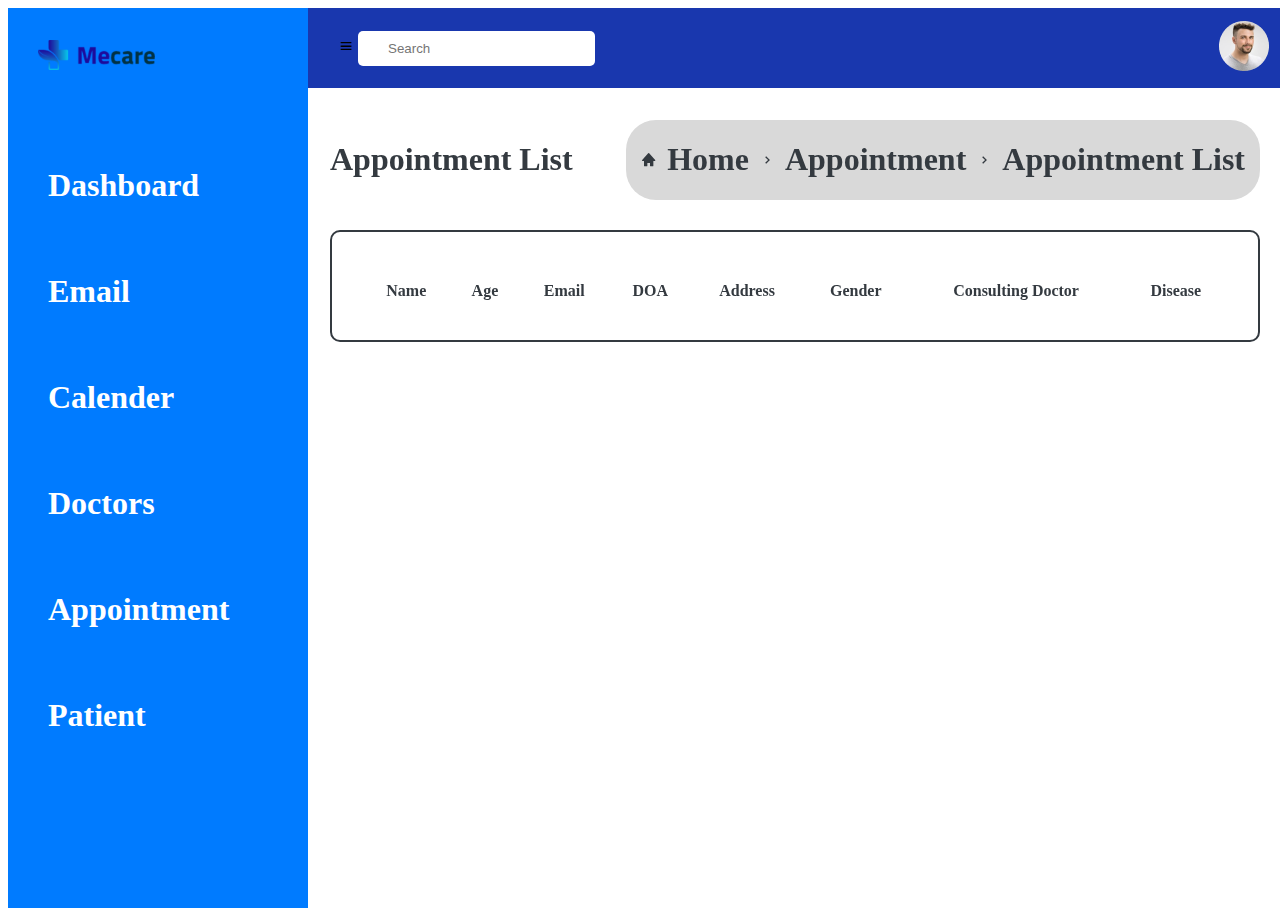
<file: Navigations/dashBoard.html>
<!DOCTYPE html>
<html lang="en">
  <head>
    <meta charset="UTF-8" />
    <meta name="viewport" content="width=device-width, initial-scale=1.0" />
    <title>Dashboard</title>
    <link rel="stylesheet" href="dashBoard.css" />
    <link
      href="https://unpkg.com/boxicons@2.1.4/css/boxicons.min.css"
      rel="stylesheet"
    />
  </head>
  <body>
    <aside>
      <div class="container">
        <div class="navigations">
          <ul>
            <li>
              <img src="./myProjectAsset/ProjectLogo.png" alt="" class="logo" />
            </li>
            <li>
              <h1 class="title">Dashboard</h1>
            </li>
            <li>
              <h1 class="title">Email</h1>
            </li>
            <li>
              <h1 class="title">Calender</h1>
            </li>
            <li>
              <h1 class="title">Doctors</h1>
            </li>
            <li>
              <h1 class="title">Appointment</h1>
            </li>

            <li>
              <h1 class="title">Patient</h1>
            </li>
          </ul>
        </div>
      </div>
      <div class="main">
        <div class="topBar">
          <div class="leftBar">
            <i class="bx bx-menu toggle-menu" id="toggleMenu"></i>
            <input type="text" placeholder="Search" />
          </div>
          <div class="rightBar">
            <img src="./myProjectAsset/customer01.png" alt="" />
          </div>
        </div>
      </div>
      <div class="children">
        <div class="new">
          <h1>Appointment List</h1>
        </div>
        <div class="containerForIcon">
          <i class="bx bxs-home"></i>
          <h1>Home</h1>
          <i class="bx bx-chevron-right"></i>
          <h1>Appointment</h1>
          <i class="bx bx-chevron-right"></i>
          <h1>Appointment List</h1>
        </div>
        <div class="infoContainer">
          <table>
            <thead>
              <tr>
                <td>Name</td>
                <td>Age</td>
                <td>Email</td>
                <td>DOA</td>
                <td>Address</td>
                <td>Gender</td>
                <td>Consulting Doctor</td>
                <td>Disease</td>
              </tr>
            </thead>

            <tbody id="tableBody">
              <!-- <tr>
                <td>Jenishshah</td>
                <td>45</td>
                <td>jenish@gmail.com</td>
                <td>12 Jan 2012</td>
                <td>15</td>
                <td>Female</td>
                <td>Dr.Rajesh</td>
                <td>Fever</td>
              </tr> -->
              <!-- <tr>
                <td>Jenishshah</td>
                <td>45</td>
                <td>jenish@gmail.com</td>
                <td>12 Jan 2012</td>
                <td>15</td>
                <td>Female</td>
                <td>Dr.Rajesh</td>
                <td>Fever</td>
              </tr>
              <tr>
                <td>Jenishshah</td>
                <td>45</td>
                <td>jenish@gmail.com</td>
                <td>12 Jan 2012</td>
                <td>15</td>
                <td>Female</td>
                <td>Dr.Rajesh</td>
                <td>Fever</td>
              </tr>
              <tr>
                <td>Jenishshah</td>
                <td>45</td>
                <td>jenish@gmail.com</td>
                <td>12 Jan 2012</td>
                <td>15</td>
                <td>Female</td>
                <td>Dr.Rajesh</td>
                <td>Fever</td>
              </tr>
              <tr>
                <td>Jenishshah</td>
                <td>45</td>
                <td>jenish@gmail.com</td>
                <td>12 Jan 2012</td>
                <td>15</td>
                <td>Female</td>
                <td>Dr.Rajesh</td>
                <td>Fever</td>
              </tr>
              <tr>
                <td>Jenishshah</td>
                <td>45</td>
                <td>jenish@gmail.com</td>
                <td>12 Jan 2012</td>
                <td>15</td>
                <td>Female</td>
                <td>Dr.Rajesh</td>
                <td>Fever</td>
              </tr> -->
            </tbody>
          </table>
        </div>
      </div>
    </aside>

    <script>
      const appointmentPage = JSON.parse(localStorage.getItem("appointment"));
      const appointmentTable = document.getElementById("tableBody");
      for (let index = 0; index < appointmentPage.length; index++) {
        console.log(appointmentPage[index]);

        appointmentTextPage = document.createElement("tr");
        appointmentTextPage.innerHTML = `
        <td>${appointmentPage[index].clientName}</td>
        <td>${appointmentPage[index].clientAge}</td>
        <td>${appointmentPage[index].clientEmail}</td>
        <td>${appointmentPage[index].clientDate}</td>
        <td>${appointmentPage[index].clientAddress}</td>
        <td>${appointmentPage[index].clientGender}</td>
        <td>${appointmentPage[index].department}</td>
        <td>${appointmentPage[index].clientDisease}</td>
        `;
        appointmentTable.appendChild(appointmentTextPage)
      }
    </script>
  </body>
</html>
</file>
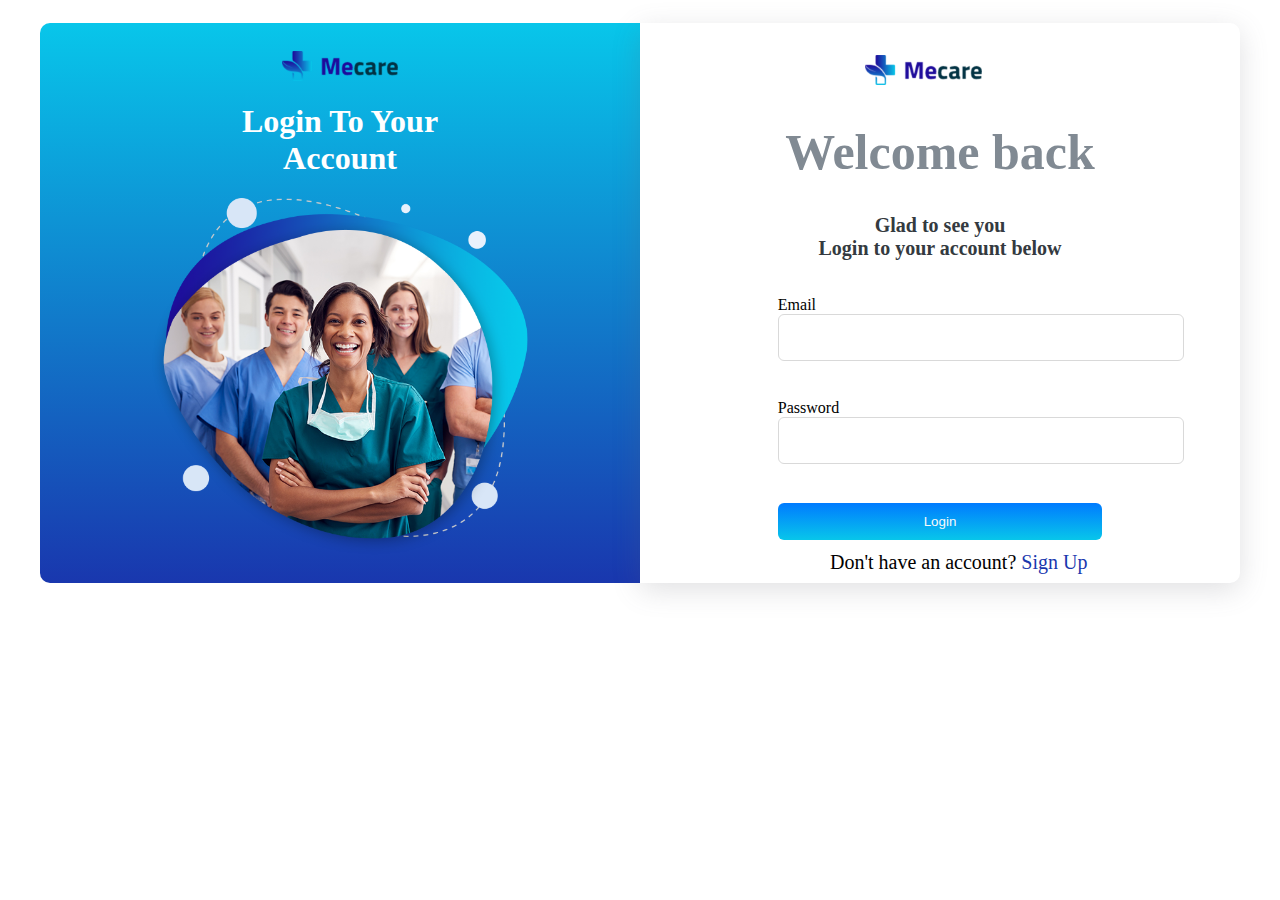
<file: Navigations/login.html>
<!DOCTYPE html>
<html lang="en">
  <head>
    <meta charset="UTF-8" />
    <meta name="viewport" content="width=device-width, initial-scale=1.0" />
    <title>Login</title>
    <link rel="stylesheet" href="login.css" />
  </head>
  <body>
    <div class="generalContainer">
      <div class="overLay"></div>
      <div class="imgContainer">
        <img src="./myProjectAsset/ProjectLogo.png" alt="" class="logo" />
        <h1>Login To Your Account</h1>
        <img src="./myProjectAsset/header-img (1).png" alt="" />
      </div>
      <div class="textContainer">
        <div class="generalContainers">
          <div class="titles">
            <img src="./myProjectAsset/ProjectLogo.png" alt="" />
            <h1>Welcome back</h1>
            <p>
              Glad to see you <br />
              Login to your account below
            </p>
          </div>
          <div class="content">
            <form onsubmit="loginForm(event)">
              <div class="formGroup">
                <label for="email">Email</label>
                <input type="email" required id="userName" />
              </div>

              <div class="formGroup">
                <label for="password">Password</label>
                <input type="password" required id="userPassword" />
              </div>
              <button type="submit"><a href="/Navigations/dashBoard.html">Login</a></button>
            </form>
          </div>
        </div>
        <p class="account">
          Don't have an account?<span> <a href="signUp.html">Sign Up</a></span>
        </p>
      </div>
    </div>

    <script>
      const loginForm = (event) => {
        const loginEmail = document.getElementById("userName").value;
        const loginPassword = document.getElementById("userPassword").value;

        const userList = JSON.parse(localStorage.getItem("user"));

        // console.log(userList)

        const user = userList.find(
          (user) => user.Email === loginEmail && user.Password === loginPassword
        );


        if (user) {
          alert("Login successful; Redirecting to Dashboard page...");
          window.location.href = "./dashBoard.html";

        } else {
          alert("Incorrect details");
        }
      };

    </script>
  </body>
</html>
</file>
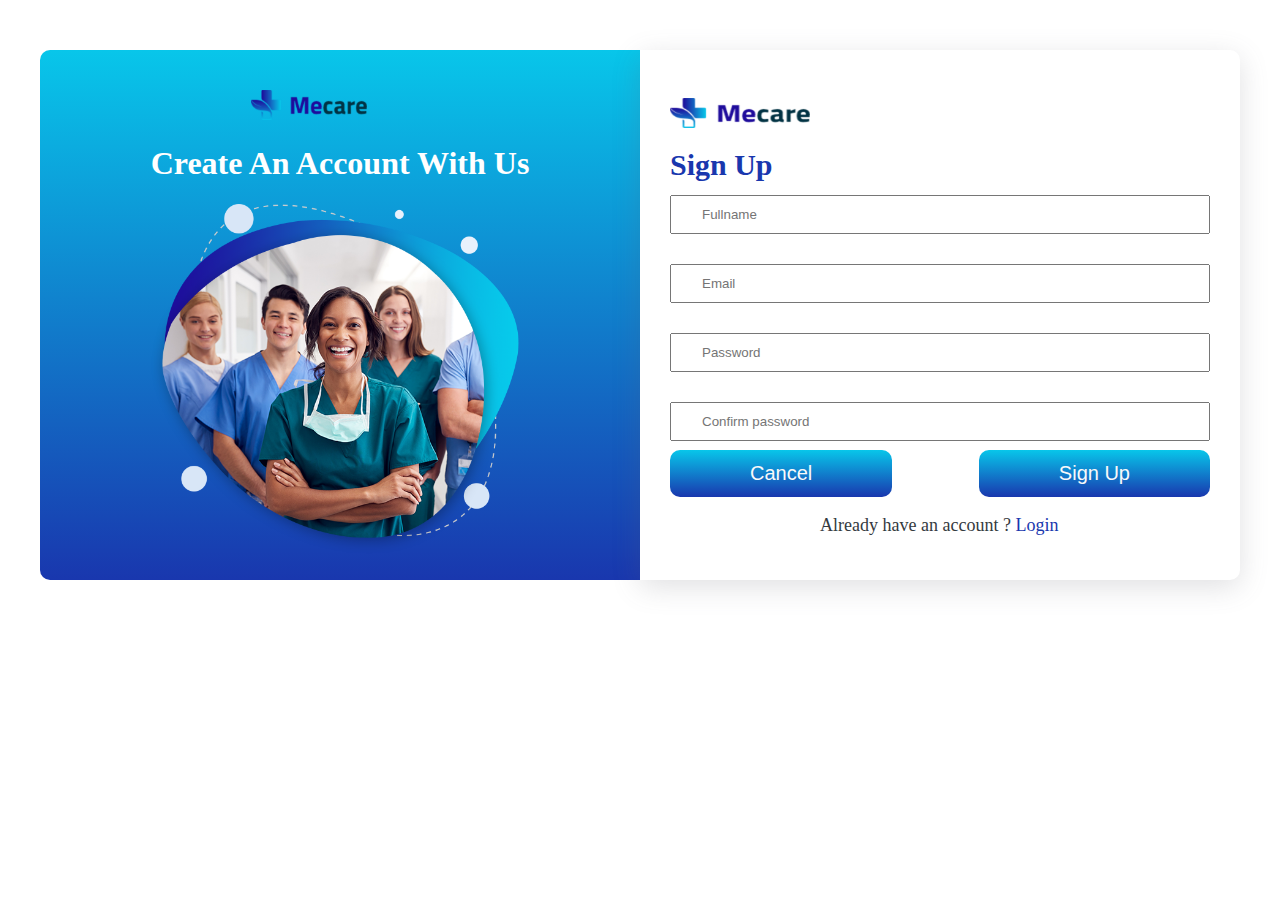
<file: Navigations/signUp.html>
<!DOCTYPE html>
<html lang="en">
  <head>
    <meta charset="UTF-8" />
    <meta name="viewport" content="width=device-width, initial-scale=1.0" />
    <title>SignUp</title>
    <link rel="stylesheet" href="signUp.css" />
  </head>
  <body>
    <div class="mainContainers">
      <div class="leftImageContainer">
        <div class="createAccountContainer">
          <div class="textPage">
            <img src="./myProjectAsset/ProjectLogo.png" alt="" class="image" />
            <h1>Create An Account With Us</h1>
            <img src="./myProjectAsset/header-img (1).png" alt="" />
          </div>
        </div>
      </div>
      <form
        class="rightTextContainer"
        onsubmit="signUpForm(event)"
      >
        <div class="overlay"></div>

        <div class="upContainer">
          <img src="./myProjectAsset/ProjectLogo.png" alt="" />
          <h1>Sign Up</h1>
        </div>
        <div class="middleContainer">
          <input
            type="text"
            placeholder="Fullname"
            id="signUpFullName"
            required
          />
          <input type="email" placeholder="Email" id="signUpEmail" required />
          <input
            type="password"
            placeholder="Password"
            id="signUpPassword"
            required
          />
          <input
            type="password"
            placeholder="Confirm password"
            id="signUpConfirmPassword"
            required
          />
        </div>
        <div class="downContainer">
          <button><a href="#">Cancel</a></button>
          <button><a href="#">Sign Up</a></button>

          <p>Already have an account ? <a href="login.html">Login</a></p>
        </div>
      </form>
    </div>

    <script>
      const signUpForm = (event) => {
        event.preventDefault();

        const FullName = document.getElementById("signUpFullName").value;
        const Email = document.getElementById("signUpEmail").value;
        const Password = document.getElementById("signUpPassword").value;
        const confirmPassword = document.getElementById(
          "signUpConfirmPassword"
        ).value;

        if (localStorage.getItem("user")) {
          var user_list = JSON.parse(localStorage.getItem("user"));
        } else {
          var user_list = [];
          localStorage.setItem("user", JSON.stringify(user_list));
        }

        const userId = { FullName, Email, Password };
        user_list.push(userId);
        console.log(userId);

        localStorage.setItem("user", JSON.stringify(user_list));

        alert("sign successfully; Redirecting to login page...");
        window.location.href = "./login.html";
      };
    </script>
  </body>
</html>
</file>
<file: myProject.css>
* {
  margin: 0;
  padding: 0;
  box-sizing: border-box;
  font-family: "Roboto Condensed", serif;
}

:root {
  --blue: #007bff;
  --indigo: #6610f2;
  --purple: #6f42c1;
  --pink: #e83e8c;
  --red: #dc3545;
  --orange: #fd7e14;
  --yellow: #ffc107;
  --green: #28a745;
  --teal: #20c997;
  --cyan: #17a2b8;
  --white: #fff;
  --gray: #d9d9d9;
  --gray-dark: #343a40;
  --primary: #1937ae;
  --secondary: #6c757d;
  --success: #28a745;
  --info: #17a2b8;
  --warning: #ffc107;
  --danger: #dc3545;
  --light: #f8f9fa;
  --dark: #818a93;
}

li {
  list-style: none;
}
a {
  text-decoration: none;
  color: var(--black);
}

header {
  height: 60px;
  width: 100%;
  background: var(--white);
  position: fixed;
  top: 0;
  left: 0;
  z-index: 50;
  box-shadow: rgba(0, 0, 0, 0.24) 0px 3px 8px;
  /* border-radius:0 10px 0 10px; */
  padding: 10px 0;
}

header .headerContainer nav i {
  display: none;
}

header .nav-menu a {
  position: relative;
}
header .nav-menu a::before {
  content: "";
  position: absolute;
  bottom: 0;
  left: 50%;
  transform: translateX(-50%);
  width: 0;
  height: 2px;
  background: var(--primary);
  transition: all 0.3s ease;
}
header .nav-menu a.active::before,
header .nav-menu a:hover::before {
  width: 100%;
}

html {
  scroll-behavior: smooth;
}

.headerContainer {
  max-width: 1200px;
  margin: 0 auto;
  padding: 0 30px;
  /* height: 90%; */
}

header .headerContainer {
  display: flex;
  justify-content: space-between;
  align-items: center;
}

.headerContainer img {
  height: 40px;
}

.headerContainer nav ul {
  display: flex;
  gap: 50px;
  align-items: center;
}

.headerContainer nav ul li {
  list-style: none;
}

.headerContainer nav ul li a {
  text-decoration: none;
  color: var(--gray-dark);
}

.headerContainer button {
  padding: 10px 30px;
  border-radius: 10px;
  border: none;
  background: linear-gradient(to right, #1c1da3, #08c6ea);
  font-weight: 600;
}

.headerContainer button a {
  text-decoration: none;
  color: var(--white);
}

main {
  width: 100%;
  padding: 64px 0 100px;
  background: var(--gray);
}

main .headerContainer {
  display: flex;
  align-items: center;
  flex-wrap: wrap;
  gap: 42px;
}

main .forText {
  flex: 1 1 300px;
}

main .img {
  flex: 1 1 200px;
  margin-top: 50px;
}
main .img img {
  width: 100%;
  height: 100%;
}
main .forText h1 {
  font-size: 60px;
  width: 80%;
  font-weight: 900;
  margin-bottom: 20px;
  color: var(--gray-dark);
}

main .forText h1 span {
  color: var(--primary);
}

main .forText p {
  line-height: 160%;
  margin-bottom: 42px;
  width: 80%;
}
main .forText a {
  display: inline-block;
  background: linear-gradient(#1c1da3, #08c6ea);
  border-radius: 6px;
  padding: 10px 30px;
  color: #ffffff;
  font-weight: 600;
}

.services {
  width: 100%;
  padding: 64px 0;
  background: var(--white);
}

.aboutUs {
  width: 100%;
  padding: 64px 0;
  background: var(--white);
}

.services .headerContainer {
  display: flex;
  align-items: center;
  justify-content: center;
  gap: 42px;
  flex-wrap: wrap;
}

.smallBox {
  height: 50px;
  width: 70px;
  background: var(--gray);
}

.services .headerContainer .title {
  text-align: center;
  display: flex;
  flex-direction: column;
  line-height: 60px;
}

.services .headerContainer .title span .smallBox {
  display: flex;
  justify-content: flex-end;
  align-items: center;
  color: var(--primary);
}

.services .headerContainer .title span {
  display: flex;
  justify-content: center;
  align-items: center;
  /* font-size: 16px; */
  color: var(--primary);
  font-size: 20px;
  font-weight: 800;
}

.services .headerContainer .title span p {
  font-size: 20px;
  font-weight: 900;
}

.services .headerContainer .title .smallText {
  width: 70%;
  margin-left: 130px;
  line-height: normal;
}

.services .headerContainer .title h3 {
  font-size: 30px;
  font-weight: 900;
  color: var(--gray-dark);
}

.services .headerContainer .title p {
  font-size: 18px;
  font-weight: 500;
}

.content {
  display: flex;
  width: 100%;
  justify-content: space-between;
  gap: 36px;
  flex-wrap: wrap;
}

.servicesIcon {
  height: 120px;
  width: 120px;
  border-radius: 70px;
  background: var(--white);
  display: flex;
  justify-content: center;
  align-items: center;
  box-shadow: rgba(0, 0, 0, 0.24) 0px 3px 8px;
}

.servicesIcon2 {
  height: 120px;
  width: 120px;
  border-radius: 70px;
  background: var(--white);
  display: flex;
  justify-content: center;
  align-items: center;
  box-shadow: rgba(0, 0, 0, 0.24) 0px 3px 8px;
  margin-top: 50px;
}

.servicesIcon3 {
  height: 120px;
  width: 120px;
  border-radius: 70px;
  background: var(--white);
  display: flex;
  justify-content: center;
  align-items: center;
  box-shadow: rgba(0, 0, 0, 0.24) 0px 3px 8px;
  margin-top: 80px;
}

.mainContainer {
  height: 100%;
  width: 30%;
  display: flex;
  gap: 20px;
  align-items: center;
  flex-direction: column;
  /* background: green; */
}

.mainContainer h1 {
  font-size: 30px;
  color: var(--gray-dark);
}

.mainContainer p {
  text-align: center;
  width: 80%;
  color: var(--gray-dark);
}



.topText{
  display: flex;
  justify-content: center;
  align-items: center;
  flex-direction: column;
}

.aboutUs .headerContainer {
  display: flex;
  justify-content: space-between;
  align-items: center;
  flex-direction: column;
}



.imgAndText{
  display: flex;
  justify-content: space-between;
  align-items: center;
  padding: 20px 0;
  
}



.topText span {
 
  display: flex;
  justify-content: flex-end;
  align-items: center;
  color: var(--primary);
  font-size: 30px;
  font-weight: 900;
  margin-bottom: 20px;

}



.topText span .smallBox{
  display: flex;
  justify-content: flex-end;
  align-items: center;
  /* margin-right:5px; */
  padding-right: 3px;
  font-weight: 900;
  width: 100px;
}

.aboutUs .headerContainer .img img {
  height: 100%;
  width: 90%;
}

.aboutUs .headerContainer .forText {
  width: 50%;
}

.aboutUs .headerContainer .forText .content span {
  display: flex;
  justify-content: flex-end;
  align-items: center;
  color: var(--primary);
  font-size: 30px;
  font-weight: 900;
}

.aboutUs .headerContainer .forText .content span .smallBox {
  display: flex;
  justify-content: flex-end;
  align-items: center;
  /* margin-right:5px; */
  padding-right: 3px;
  font-weight: 900;
  width: 100px;
}

.aboutUs .headerContainer .forText .content .iconText {
  display: flex;
  /* justify-content: space-between; */
  gap: 20px;
  flex-wrap: wrap;
  align-items: center;
}

.aboutUs .headerContainer .forText .content .iconText .holder {
  width: 100%;
  display: flex;
  gap: 10px;
  align-items: center;
}

.iconContainer {
  height: 30px;
  width: 30px;
  border-radius: 50px;
  background: var(--light);
  box-shadow: rgba(0, 0, 0, 0.24) 0px 3px 8px;
  display: flex;
  justify-content: center;
  align-items: center;
  color: var(--gray);
}

.Department .headerContainer .forText .content h1 {
  width: 60%;
  font-size: 30px;
}

.pedlatric {
  height: 40%;
  width: 100%;
  border-radius: 10px;
  background: var(--white);
  box-shadow: rgba(100, 100, 111, 0.2) 0px 7px 29px 0px;
  display: flex;
  gap: 20px;
  align-items: center;
  padding: 20px 20px;
}

.dentals {
  height: 40%;
  width: 100%;
  border-radius: 10px;
  background: var(--white);
  box-shadow: rgba(100, 100, 111, 0.2) 0px 7px 29px 0px;
  display: flex;
  gap: 20px;
  align-items: center;
  padding: 20px 20px;
}

.physicians {
  height: 40%;
  width: 100%;
  border-radius: 10px;
  background: var(--white);
  box-shadow: rgba(100, 100, 111, 0.2) 0px 7px 29px 0px;
  display: flex;
  gap: 20px;
  align-items: center;
  padding: 20px 20px;
}

.Department .headerContainer .img img {
  height: 100%;
  width: 90%;
  /* margin-right: 50px; */
}

.Department .headerContainer {
  display: flex;
  justify-content: space-between;
  align-items: center;
}

.Department .headerContainer .forText {
  height: 100%;
  width: 50%;
}

.Department .headerContainer .forText .content span {
  display: flex;
  justify-content: flex-end;
  align-items: center;
  color: var(--primary);
  font-size: 30px;
  font-weight: 900;
}

.Department .headerContainer .forText .content span .smallBox {
  display: flex;
  justify-content: flex-end;
  align-items: center;
  /* margin-right:5px; */
  padding-right: 3px;
  font-weight: 900;
  width: 170px;
}

.Department .headerContainer .forText .content .pedlatric .icons {
  /* height: 70%; */
  /* width: 30%; */
  border-radius: 50px;
  background: var(--white);
  box-shadow: rgba(100, 100, 111, 0.2) 0px 7px 29px 0px;
  display: flex;
  justify-content: center;
  align-items: center;
  padding: 10px 10px;
}

.Department .headerContainer .forText .content .dentals .icons {
  /* height: 70%; */
  /* width: 30%; */
  border-radius: 50px;
  background: var(--white);
  box-shadow: rgba(100, 100, 111, 0.2) 0px 7px 29px 0px;
  display: flex;
  justify-content: center;
  align-items: center;
  padding: 10px 10px;
}

.Department .headerContainer .forText .content .physicians .icons {
  /* height: 70%; */
  /* width: 30%; */
  border-radius: 50px;
  background: var(--white);
  box-shadow: rgba(100, 100, 111, 0.2) 0px 7px 29px 0px;
  display: flex;
  justify-content: center;
  align-items: center;
  padding: 10px 10px;
}

.Department .headerContainer .forText .content .pedlatric .contents {
  display: flex;
  flex-direction: column;
  gap: 10px;
}

.Department .headerContainer .forText .content .dentals .contents {
  display: flex;
  flex-direction: column;
  gap: 10px;
}

.Department .headerContainer .forText .content .physicians .contents {
  display: flex;
  flex-direction: column;
  gap: 10px;
}

.ourTeam .headerContainer .title {
  text-align: center;
  display: flex;
  flex-direction: column;
  line-height: 60px;
  padding: 3px;
  margin-top: 40px;
}

.ourTeam .headerContainer .title span .smallBox {
  display: flex;
  justify-content: flex-end;
  align-items: center;
  color: var(--primary);
  font-weight: 900;
}

.ourTeam .headerContainer .title span {
  display: flex;
  justify-content: center;
  align-items: center;
  /* font-size: 16px; */
  color: var(--primary);
  font-size: 20px;
}

.ourTeam .headerContainer .title span p {
  font-size: 20px;
  font-weight: 900;
}

.ourTeam .headerContainer .title .smallText {
  width: 70%;
  margin-left: 130px;
  line-height: normal;
}

.ourTeam .headerContainer .title h3 {
  font-size: 30px;
  font-weight: 900;
  color: var(--gray-dark);
}

.ourTeam .headerContainer .title p {
  font-size: 18px;
  font-weight: 500;
}

.ourTeam .headerContainer .content .img img {
  height: 100%;
  width: 200px;
}



.ourTeam .headerContainer .content .img{
  color: var(--gray-dark);
}

.ourTeam .headerContainer .content .icons {
  height: 50px;
  width: 50px;
  background: var(--blue);
  border-radius: 50px;
  display: flex;
  justify-content: center;
  align-items: center;
}

.ourTeam .headerContainer .content {
  margin-top: 50px;
  display: flex;
  justify-content: space-between;
  align-items: center;
}

.testimonial .headerContainer {
  margin-top: 120px;
  display: flex;
  flex-direction: column;
  gap: 30px;
  align-items: center;
  position: relative;
}

.testimonial .headerContainer .title {
  text-align: center;
  display: flex;
  flex-direction: column;
  line-height: 60px;
  padding: 3px;
  margin-top: 40px;
}

.testimonial .headerContainer .title span .smallBox {
  display: flex;
  justify-content: flex-end;
  align-items: center;
  color: var(--primary);
  font-weight: 900;
}

.testimonial .headerContainer .title span {
  display: flex;
  justify-content: center;
  align-items: center;
  /* font-size: 16px; */
  color: var(--primary);
  font-size: 20px;
}

.testimonial .headerContainer .title span p {
  font-size: 20px;
  font-weight: 900;
}

.testimonial .headerContainer .title .smallText {
  width: 70%;
  margin-left: 130px;
  line-height: normal;
}

.testimonial .headerContainer .title h3 {
  font-size: 30px;
  font-weight: 900;
  color: var(--gray-dark);
}

.testimonial .headerContainer .title p {
  font-size: 18px;
  font-weight: 500;
}

.container {
  height: 30%;
  width: 70%;
  background: var(--white);
  box-shadow: rgba(0, 0, 0, 0.24) 0px 3px 8px;
  padding: 20px 20px;
  display: flex;
  margin-top: 70px;
  border-radius: 10px;
}

.testimonial .headerContainer .container img {
  height: 120px;
  position: absolute;
  bottom: 120px;
  left: 160px;
}

.testimonial .headerContainer .container .contents {
  padding-left: 70px;
  display: flex;
  flex-direction: column;
  gap: 10px;
}

.testimonial .headerContainer .container .contents h1 {
  font-weight: 600;
  font-size: 30px;
  color: var(--gray-dark);
}

.testimonial .headerContainer .container .contents h3 {
  font-size: 600;
  font-size: 16px;
  color: var(--primary);
}

.testimonial .headerContainer .container .contents p {
  font-size: 16px;
  font-weight: 400;
  color: var(--dark);
}

.appointment .headerContainer {
  display: flex;
  justify-content: space-between;
  align-items: center;
  margin-top: 100px;
}

.appointment {
  background: var(--gray);
  padding: 20px 0;
  margin-top: 30px;
}

.appointment .headerContainer .img {
  width: 60%;
}

.appointment .headerContainer .img img {
  height: 100%;
  width: 90%;
}

.appointment .headerContainer .forText {
  width: 50%;
  display: flex;
  flex-direction: column;
  gap: 25px;
}

.appointment .headerContainer span .smallBox {
  display: flex;
  justify-content: flex-end;
  align-items: center;
  color: var(--primary);
  font-weight: 900;
  width: 120px;
  background: var(g);
}

.appointment .headerContainer span {
  display: flex;
  align-items: center;
  font-size: 20px;
  color: var(--primary);
  font-size: 20px;
}

.appointment .headerContainer span p {
  font-size: 20px;
  font-weight: 900;
}

.appointment .headerContainer .smallText {
  width: 70%;
  margin-left: 130px;
  line-height: normal;
}

.appointment .headerContainer .forText h1 {
  font-size: 30px;
  font-weight: 900;
  color: var(--gray-dark);
  width: 65%;
}

.appointment .headerContainer a {
  font-size: 18px;
  font-weight: 500;
  background: linear-gradient(#1c1da3, #08c6ea);
  width: 25%;
  height: 50%;
  padding: 15px 15px;
  color: var(--white);
  display: flex;
  justify-content: center;
  align-items: center;
  border-radius: 50px;
}

.contactUs .headerContainer {
  display: flex;
  justify-content: space-between;
  align-items: center;
  margin-top: 100px;
}

.contactUs .headerContainer .img {
  width: 45%;
}

.contactUs .headerContainer .img img {
  height: 100%;
  width: 100%;
}

.contactUs .headerContainer .forText {
  width: 50%;
  display: flex;
  flex-direction: column;
  gap: 25px;
}

.contactUs .headerContainer span .smallBox {
  display: flex;
  justify-content: flex-end;
  align-items: center;
  color: var(--primary);
  font-weight: 900;
  width: 120px;
}

.contactUs .headerContainer span {
  display: flex;
  align-items: center;
  font-size: 20px;
  color: var(--primary);
  font-size: 20px;
}

.contactUs .headerContainer span p {
  font-size: 20px;
  font-weight: 900;
}

.contactUs .headerContainer .smallText {
  width: 70%;
  margin-left: 130px;
  line-height: normal;
}

.contactUs .headerContainer .forText h1 {
  font-size: 30px;
  font-weight: 900;
  color: var(--gray-dark);
  width: 65%;
}

.contactUs .content {
  display: flex;
  gap: 36px;
  flex-wrap: wrap;
}

.contactUs .content form {
  flex: 1 1 300px;
}

.contactUs .content form .form-group {
  width: 100%;
  margin-bottom: 14px;
}
.contactUs .content form .form-group input,
.contactUs .content form .form-group textarea {
  width: 100%;
  padding: 12px;
  border-radius: 6px;
  border: 1px solid var(--gray);
  outline: none;
  transition: all 0.3s ease;
}
.contactUs .content form .form-group input:focus,
.contactUs .content form .form-group textarea:focus {
  outline: 1px solid var(--primary);
}
.contactUs .content form .form-group label {
  margin-bottom: 6px;
  display: inline-block;
}
.contactUs .content form button {
  padding: 10px 30px;
  border-radius: 6px;
  background-color: var(--primary);
  font-weight: 500;
  color: var(--light);
  border: none;
  cursor: pointer;
  transition: all 0.3s ease;
}
.contactUs .content form button:hover {
  color: var(--white);
  background-color: var(--primary);
  border: 1px solid var(--blue);
}

.footer {
  background: var(--gray);
  margin-top: 80px;
  /* padding: 1px 0; */
}

.footer .headerContainer {
  display: flex;
  gap:40px;
  margin-top: 100px;
  margin-top: 20px;
}

.footer .headerContainer .rightContainer {
  width: 30%;
}

.footer .headerContainer .middleContainer {
  width: 30%;
}

.footer .headerContainer .leftContainer {
  width: 30%;
}

.footer .headerContainer .rightContainer p {
  width: 95%;
  line-height: 30px;
  text-align: center;
}

.footer .headerContainer .middleContainer .content .holder {
  display: flex;
  gap: 20px;
  align-items: center;
  /* justify-content: space-between; */
}

.footer .headerContainer .middleContainer .content {
  display: flex;
  flex-direction: column;
}

.footer .headerContainer .middleContainer .content .holder .iconContainers {
  height: 30px;
  width: 30px;
  border-radius: 50px;
  display: flex;
  justify-content: center;
  align-items: center;
}
.footer .headerContainer .leftContainer .content .holder {
  display: flex;
  gap: 30px;
  align-items: center;
  /* justify-content: space-between; */
}

.footer .headerContainer .leftContainer .content {
  display: flex;
  flex-direction: column;
}

.footer .headerContainer .leftContainer .content .holder .iconContainers {
  height: 30px;
  width: 30px;
  border-radius: 50px;
  display: flex;
  justify-content: center;
  align-items: center;
}




@media screen and (max-width : 428px) {
  header{
    width:100%;
  }



  header nav .nav-menu {
    display: none;
  }



  header .nav-menu.show {
    position: absolute;
    flex-direction: column;
    background: var(--light);
    top: 50px;
    right: 0;
    width: 100%;
    padding: 16px 0;
    /* height: calc(100vh - 42px); */
    display: flex;
  }



  
  main{
    height:calc(100vh-60px);
    margin-top: 20px;
  }


  
  .aboutUs .headerContainer .imgAndText .forText .content .target{
    width: 100%;
    font-size: 16px;
    text-align: center;
  }


  .services .headerContainer .smallText{
    margin-left: 40px;
  }



  .contactUs .headerContainer .img {
    display: none;
  }



  .contactUs .headerContainer .forText{
    width: 100%;
  }


}













@media screen and (max-width: 768px) {
  header nav .nav-menu {
    display: none;
  }

  header .nav-menu.show {
    position: absolute;
    flex-direction: column;
    background: var(--light);
    top: 50px;
    right: 0;
    width: 100%;
    padding: 16px 0;
    /* height: calc(100vh - 42px); */
    display: flex;
  }

  header .toggle-menu {
    display: block;
  }

  .headerContainer button {
    display: none;
  }

  .headerContainer button a {
    text-decoration: none;
    color: var(--white);
  }

  header .headerContainer nav i {
    padding: 0 40px;
    display: flex;
    flex-direction: row;
    gap: 20px;
  }



  main{
    height:calc(100vh-60px);
  }


  main .headerContainer .forText h1{
    font-size: 30px;
  }



  .services .headerContainer .content .mainContainer{
    width: 100%;
    height: 50%;
    /* margin-top: 20px; */
    gap: 10px;
    /* background: green; */
  }



  .services .headerContainer .content .mainContainer p{
    font-size: 20px;
  }


  .imgAndText{
    flex-wrap: wrap;
  }



  .aboutUs .headerContainer .imgAndText .forText{
    width: 100%;
    display: flex;
    justify-content: center;
    align-items: center;
  }



  .aboutUs .headerContainer .imgAndText .forText .content .target{
    font-size: 25px;
  }



  .aboutUs .headerContainer .imgAndText .forText p{
    font-size: 20px;
  }



  .Department .headerContainer{
    width: 100%;
    flex-direction: column-reverse;
    flex-wrap: wrap;
  }



  .Department .headerContainer .forText{
    width: 100%;
    /* background: green; */
  }



  .testimonial .container{
    width: 100%;
  }



  .testimonial .headerContainer .container img {
    height: 120px;
    position: absolute;
    bottom: 120px;
    left: 10px;
  }



  .appointment .headerContainer .forText a{
    width: 60%;
  }



  .appointment .headerContainer .forText h1{
    width: 100%;
  }



}
</file>
<file: Navigations/appointment.css>
:root {
  --blue: #007bff;
  --indigo: #6610f2;
  --purple: #6f42c1;
  --pink: #e83e8c;
  --red: #dc3545;
  --orange: #fd7e14;
  --yellow: #ffc107;
  --green: #28a745;
  --teal: #20c997;
  --cyan: #17a2b8;
  --white: #fff;
  --gray: #d9d9d9;
  --gray-dark: #343a40;
  --primary: #1937ae;
  --secondary: #6c757d;
  --success: #28a745;
  --info: #17a2b8;
  --warning: #ffc107;
  --danger: #dc3545;
  --light: #f8f9fa;
  --dark: #818a93;
}

a {
  text-decoration: none;
  color: var(--light);
  font-size: 18px;
}

.container {
  height: 90vh;
  width: 97%;
  padding: 20px 20px;
  display: flex;
  justify-content: center;
  align-items: center;
}

.imageContainer {
  height: 100%;
  width: 50%;
  background: linear-gradient(#08c6ea, #1937ae);
  padding: 30px 0;
  display: flex;
  flex-direction: column;
  /* gap:10px; */
  align-items: center;
  border-radius: 10px 0 0 10px;
}

.bookingContainer {
  height: 100%;
  padding: 30px;
  width: 50%;
  background: var(--light);
  border-radius: 0 10px 10px 0;
  box-shadow: rgba(100, 100, 111, 0.2) 0px 7px 29px 0px;
  display: flex;
  flex-direction: column;
  justify-content: space-between;
  align-items: center;
}

.imageContainer .mainLogo {
  height: 30px;
  width: 80px;
}

.imageContainer img {
  height: 400px;
  width: 500px;
}

.imageContainer h1 {
  font-size: 40px;
  color: var(--white);
  width: 50%;
  text-align: center;
}

.bookingContainer img {
  height: 30px;
}

.bookingContainer .inputContainer {
  display: flex;
  flex-direction: column;
  justify-content: space-between;
  gap: 55px;
}

.bookingContainer .inputContainer input {
  padding: 8px 30px;
}

.bookingContainer button {
  padding: 10px 120px;
  margin-top: 30px;
  background: linear-gradient(#08c6ea, #1937ae);
  color: var(--light);
  border: none;
  border-radius: 20px;
  /* margin-left: 150px; */
}

.bookingContainer .inputContainer .shortInput .fifty {
  height: 100%;
  width: 40%;
  outline: none;
  border-radius: 5px;
  border: 1px solid var(--primary);
}

.bookingContainer .inputContainer .shortInput {
  display: flex;
  gap: 20px;
}

.bookingContainer .inputContainer .notEqual .long {
  height: 100%;
  width: 60%;
  outline: none;
  border-radius: 5px;
  border: 1px solid var(--primary);
}

.bookingContainer .inputContainer .notEqual .normal {
  height: 100%;
  width: 30%;
  outline: none;
  border-radius: 5px;
  border: 1px solid var(--primary);
}

.bookingContainer .inputContainer .notEqual .time {
  height: 50px;
  /* padding: 30px; */
  width: 30%;
  outline: none;
  border-radius: 5px;
  border: 1px solid var(--primary);
}
.bookingContainer .inputContainer .notEqual .address {
  height: 35px;
  /* padding: 30px; */
  width: 50%;
  outline: none;
  border-radius: 5px;
  border: 1px solid var(--primary);
}
.bookingContainer .inputContainer .notEqual .gender {
  height: 40px;
  /* padding: 30px; */
  width: 40%;
  outline: none;
  border-radius: 5px;
  border: 1px solid var(--primary);
}

.bookingContainer .inputContainer .notEqual {
  display: flex;
  gap: 20px;
}
</file>
<file: Navigations/dashBoard.css>
:root {
  --blue: #007bff;
  --indigo: #6610f2;
  --purple: #6f42c1;
  --pink: #e83e8c;
  --red: #dc3545;
  --orange: #fd7e14;
  --yellow: #ffc107;
  --green: #28a745;
  --teal: #20c997;
  --cyan: #17a2b8;
  --white: #fff;
  --gray: #d9d9d9;
  --gray-dark: #343a40;
  --primary: #1937ae;
  --secondary: #6c757d;
  --success: #28a745;
  --info: #17a2b8;
  --warning: #ffc107;
  --danger: #dc3545;
  --light: #f8f9fa;
  --dark: #818a93;
}

li {
  list-style: none;
}

body {
  min-height: 100vh;
  overflow-x: hidden;
}

.container {
  position: relative;
  width: 100%;
}

.navigations {
  position: fixed;
  width: 300px;
  background-color: var(--blue);
  height: 100%;
}

.container .navigations ul li .logo {
  height: 30px;
}

.navigations ul {
  padding: 8px 0 0 20px;
}

.navigations ul li {
  color: var(--white);
  list-style: none;
  display: flex;
  align-items: center;
  margin-bottom: 10px;
  cursor: pointer;
  padding: 8px 10px;
  transition: all 0.3s ease;
}

.navigations ul li:hover {
  background-color: var(--white);
  color: var(--blue);
  border-radius: 12px 0 0 12px;
}

.container .navigations ul li .containerForImage {
  height: 30px;
  display: flex;
  flex-direction: column;
  /* justify-content: center; */
  align-items: center;
  padding: 0 10px;
}

.navigations ul li .title {
  padding: 0 10px;
  text-align: start;
}

.navigations ul li:nth-child(1) {
  margin-bottom: 60px;
  pointer-events: none;
}

.main {
  width: calc(100% - 300px);
  position: fixed;
  left: 250px;
  z-index: 100;
  background: var(--primary);
  margin-left: 58px;
}

.main .topBar {
  display: flex;
  align-items: center;
  justify-content: space-between;
  padding: 10px 30px;
  height: 60px;
  width: 95%;
}

.main .topBar input {
  padding: 10px 30px;
  border-radius: 5px;
  outline: none;
  border: none;
}





.children {
  width: calc(100% - 350px);
  position: fixed;
  left: 300px;
  z-index: 100;
  top: 120px;
  padding: 0 30px;
  display: flex;
  justify-content: space-between;
  align-items: center;
  flex-wrap: wrap;
}



.children .new {
  color: var(--gray-dark);
}


.children .containerForIcon {
  display: flex;
  align-items: center;
  background: var(--gray);
  padding: 0 15px;
  border-radius: 30px;
  color: var(--gray-dark);
  gap: 10px;
}




.children .infoContainer{
  height: 40%;
  width: 100%;
  /* background: red; */
  margin-top: 30px;
}



.infoContainer {
  width: 100%;
  padding: 30px;
  display: flex;
  gap: 20px;
  border: 2px solid var(--gray-dark);
  border-radius: 10px;
  color: var(--gray-dark);
  }



  .infoContainer table tbody tr td {
    padding: 10px;
    border-bottom: 1px solid var(--gray-dark);
    }



.infoContainer table {
  width: 100%;
  border-collapse: collapse;
  margin-top: 10px;
  }
  
  .infoContainer table thead tr td {
  font-weight: 600;
  padding: 10px;
}



.infoContainer table tr td{
    text-align: center;
    padding: 0 20px;

  }
</file>
<file: Navigations/login.css>
:root {
    --blue: #007bff;
    --indigo: #6610f2;
    --purple: #6f42c1;
    --pink: #e83e8c;
    --red: #dc3545;
    --orange: #fd7e14;
    --yellow: #ffc107;
    --green: #28a745;
    --teal: #20c997;
    --cyan: #17a2b8;
    --white: #fff;
    --gray: #d9d9d9;
    --gray-dark: #343a40;
    --primary: #1937ae;
    --secondary: #6c757d;
    --success: #28a745;
    --info: #17a2b8;
    --warning: #ffc107;
    --danger: #dc3545;
    --light: #f8f9fa;
    --dark: #818a93;
  }



  a {
    text-decoration: none;
    color: var(--black);
  }




.generalContainer{
    max-width: 1200px;
    margin: 0 auto;
    padding: 15px 16px;
    display: flex;
    justify-content: center;
    /* justify-content: space-between; */
    align-items: center;
}



.generalContainers{
    margin: 0 auto;
    padding: 15px 16px;
    display: flex;
    justify-content: center;
    /* justify-content: space-between; */
    align-items: center;
}



.imgContainer{
    height: 510px;
    width: 50%;
    background:linear-gradient(#08C6EA,#1937ae);
    display: flex;
    justify-content: center;
    align-items: center;
    flex-direction: column;
    padding: 25px 0;
    border-radius:10px 0  0 10px ;
}



.textContainer{
    height: 560px;
    width: 50%;
    background: var(--white);
    display: flex;
    flex-direction: column;
    gap: 40px;
    box-shadow: rgba(100, 100, 111, 0.2) 0px 7px 29px 0px;
    border-radius: 0 10px 10px 0  ;

}



.generalContainer .imgContainer .logo{
    height: 30px;
}



.generalContainer .imgContainer  img{
    height: 70%;
}



.generalContainer .imgContainer h1{
    width: 35%;
    text-align: center;
    color: var(--white);
    font-weight: 800;

}



.textContainer .titles {
    height: 45%;
   
}



.textContainer .titles img{
    height: 30px;
    margin-left: 80px;
    /* width: 130px; */
}



.textContainer .titles h1{
    font-size: 50px;
    font-weight: 900;
    color: var(--dark);
}



.textContainer .titles p{
    font-size: 20px;
    font-weight: 600;
    color: var(--gray-dark);
    text-align: center;
}


.textContainer .content{
    display: flex;
    /* gap: 36px; */
    flex-wrap: wrap;
    margin-top:20px;
    
}



.textContainer .content form .formGroup{
    width: 100%;
    height: 70%;
    /* display: flex; */
    /* align-items: center; */
    /* justify-content: center;
    flex-direction: column; */
}



.textContainer .content form .form-group  label{
    display: inline-block;
    font-size: 20px;
} 


 .textContainer .content form  button{
    height: 25%;
    width: 100%;
    /* padding: 10px 30px; */
    border-radius: 6px;
    background: linear-gradient(#007bff, #08C6EA);
    font-weight: 500;
    color: var(--light);
    border: none;
    cursor: pointer;
    transition: all .3s ease;
    
}


.textContainer .content form button:hover{
    color: var(--primary-shade);
    background-color: var(--light);
    border: 1px solid var(--primary-shade);
}



 .textContainer .content form .formGroup input,
.textContainer .content form .formGroup textarea{
    width: 100%;
    padding:15px 40px;
    border-radius: 6px;
    border: 1px solid var(--gray);
    outline: none;
    transition: all .3s ease;
}



.textContainer .content form .form-group input:focus,
.textContainer .content form .form-group textarea:focus{
    outline: 1px solid var(--primary-shade);
} 



.textContainer .generalContainers{
    display: flex;
    flex-direction: column;
    gap: 30px;
    align-items: center;
}



.account{
    margin-left: 190px;
    margin-top: 35px;
    font-size: 20px;
}



.account span{
    color: var(--primary);
}



.overLay{
    display: none;
}



@media screen and (max-width:428px) {
    .generalContainer{
        width: 100%;
        display: flex;
        justify-content: center;
        align-items: center;
    }



    .generalContainer .textContainer{
        background: green;
    }



    .generalContainer .textContainer .generalContainer .titles p{
        color: var(--white);
    }




}








@media screen and (max-width: 768px) {
    .generalContainer{
        height: 90vh;
        background-image: url(./myProjectAsset/header-img\ \(1\).png);
        background-repeat: no-repeat;
        background-position: center;
        background-size: cover;
    }



    .generalContainer .imgContainer{
        display: none;
    }



    .generalContainer .textContainer {
        width: 100%;
        background:none;
        z-index: 100;

    }



     .generalContainer .textContainer .generalContainer .titles{
        z-index: 100;
    }



    .overLay{
        background-color: rgba(0, 0, 0, 0.4);
        width: 100%;
        height: 100%;
        position: absolute;
        z-index: 10;
        display: flex;
      
    }
}
</file>
<file: Navigations/signUp.css>
:root {
    --blue: #007bff;
    --indigo: #6610f2;
    --purple: #6f42c1;
    --pink: #e83e8c;
    --red: #dc3545;
    --orange: #fd7e14;
    --yellow: #ffc107;
    --green: #28a745;
    --teal: #20c997;
    --cyan: #17a2b8;
    --white: #fff;
    --gray: #d9d9d9;
    --gray-dark: #343a40;
    --primary: #1937ae;
    --secondary: #6c757d;
    --success: #28a745;
    --info: #17a2b8;
    --warning: #ffc107;
    --danger: #dc3545;
    --light: #f8f9fa;
    --dark: #818a93;

}



a{
    text-decoration: none;
    color: var(--light);
}



  .mainContainers{
    max-width: 1200px;
    margin: 0 auto;
    display: flex;
    align-items: center;
    margin-top: 50px;
}



.leftImageContainer{
    height: 450px;
    width: 100%;
    background:linear-gradient(#08C6EA,#1937ae);
    display: flex;
    justify-content: space-between;
    align-items: center;
    flex-direction: column;
    padding: 40px 0;
    color: var(--white);
    border-radius:10px 0  0 10px ;

}



.rightTextContainer{
    height: 450px;
    width: 100%;
    display: flex;
    justify-content: space-between;
    align-items: center;
    flex-direction: column;
    padding: 40px 0;
    background: var(--white);
    border-radius: 0 10px 10px 0 ;
    box-shadow: rgba(100, 100, 111, 0.2) 0px 7px 29px 0px;

}



.leftImageContainer .createAccountContainer .textPage .image{
    height: 30px;
    margin-left:100px;
}



.leftImageContainer .createAccountContainer .textPage img{
    height: 350px;
}



.upContainer{
    height: 20%;
    width: 90%;
    display: flex;
    flex-direction: column;
    /* justify-content: center; */
    /* align-items: center; */

}



.middleContainer{
    height: 55%;
    width: 90%;
    /* background: green; */
    display: flex;
    flex-direction: column;
    gap: 30px;
}



.middleContainer input{
    padding:10px 30px;
    outline: none;
}



.downContainer{
    height: 20%;
    width: 90%;
    display: flex;
    justify-content: space-between;
    align-items: center;
    flex-wrap: wrap;
}



.downContainer button{
    padding:12px 80px;
    background:linear-gradient(#08C6EA,#1937ae);
     border: none;
     border-radius: 10px;
     font-size: 20px;
}



.upContainer img{
    height: 30px;
    width: 140px;
}



.upContainer h1{
    font-weight: 800;
    font-size: 30px;
    color: var(--primary);
}



.upContainer p{
    font-size: 16px;
    margin-bottom: 250px;
}



.downContainer p{
    font-size: 18px;
    margin-left: 150px;
    color:var(--gray-dark);
    margin-bottom: 30px;
}



.downContainer p a{
    color: var(--primary);
}




.overLay{
    display: none;
}




@media screen and (max-width: 428px) {
    .mainContainers{
        width: 100%;
        display: flex;
        justify-content: center;
        align-items: center;
    }



    
    .mainContainers .rightTextContainer{
        height: 90%;
    }



    .mainContainers .rightTextContainer .downContainer button{
        width: 30%;
        text-align: center;
        display: flex;
        justify-content: center;
        align-items: center;
        padding: 10px 10px;
    }



    .mainContainers .rightTextContainer .downContainer p{
        width: 100%;
        margin-left: 50px;
        margin-top: 6px;
    }



    .mainContainers .rightTextContainer .upContainer p{
display: none;
    }
}




@media screen and (max-width: 768px) {
    .mainContainers{
        height: 90vh;
        background-image: url(./myProjectAsset/header-img\ \(1\).png);
        background-repeat: no-repeat;
        background-position: center;
        background-size: cover;
    }



    .mainContainers .leftImageContainer{
        display: none;
    }



    
    .overLay{
        background-color: rgba(0, 0, 0, 0.4);
        width: 100%;
        height: 100%;
        position: absolute;
        z-index: 10;
        display: flex;
      
    }



    .mainContainers .rightTextContainer{
        height: 70%;
    }
}
</file>
